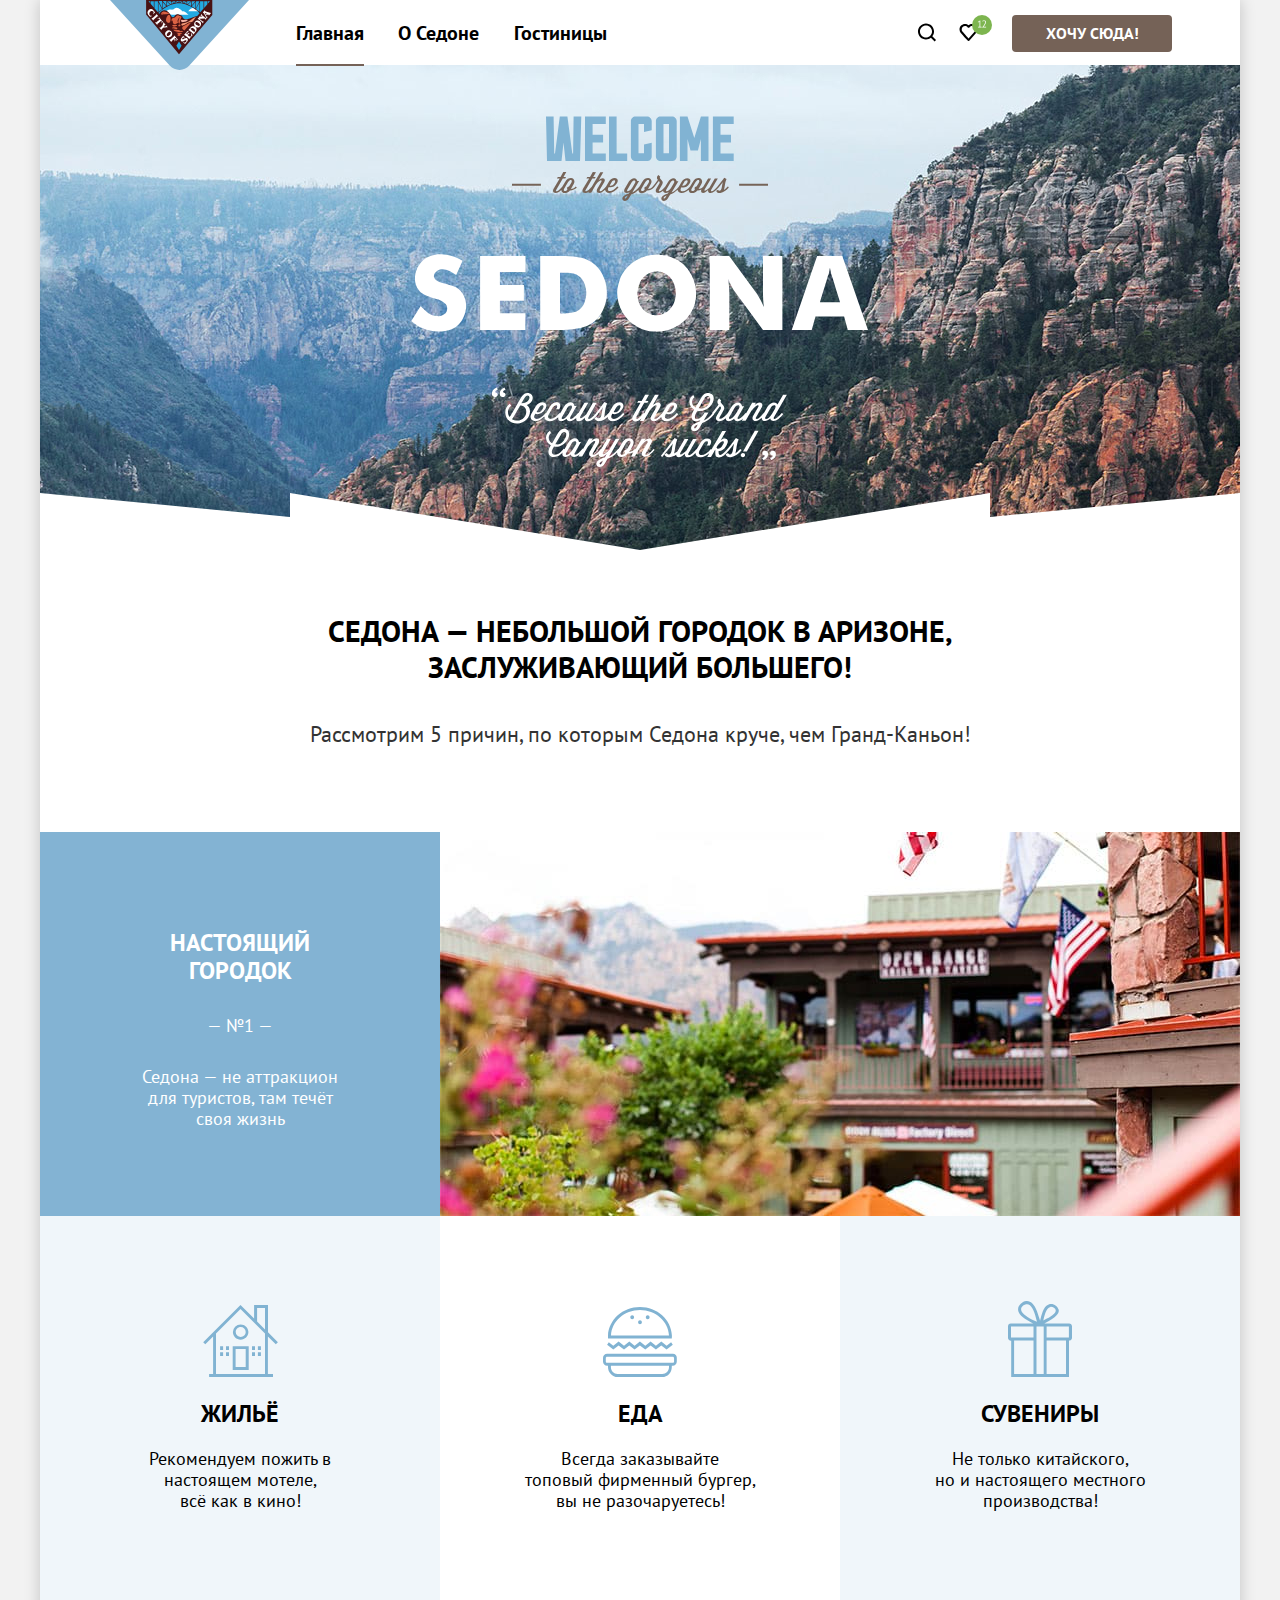
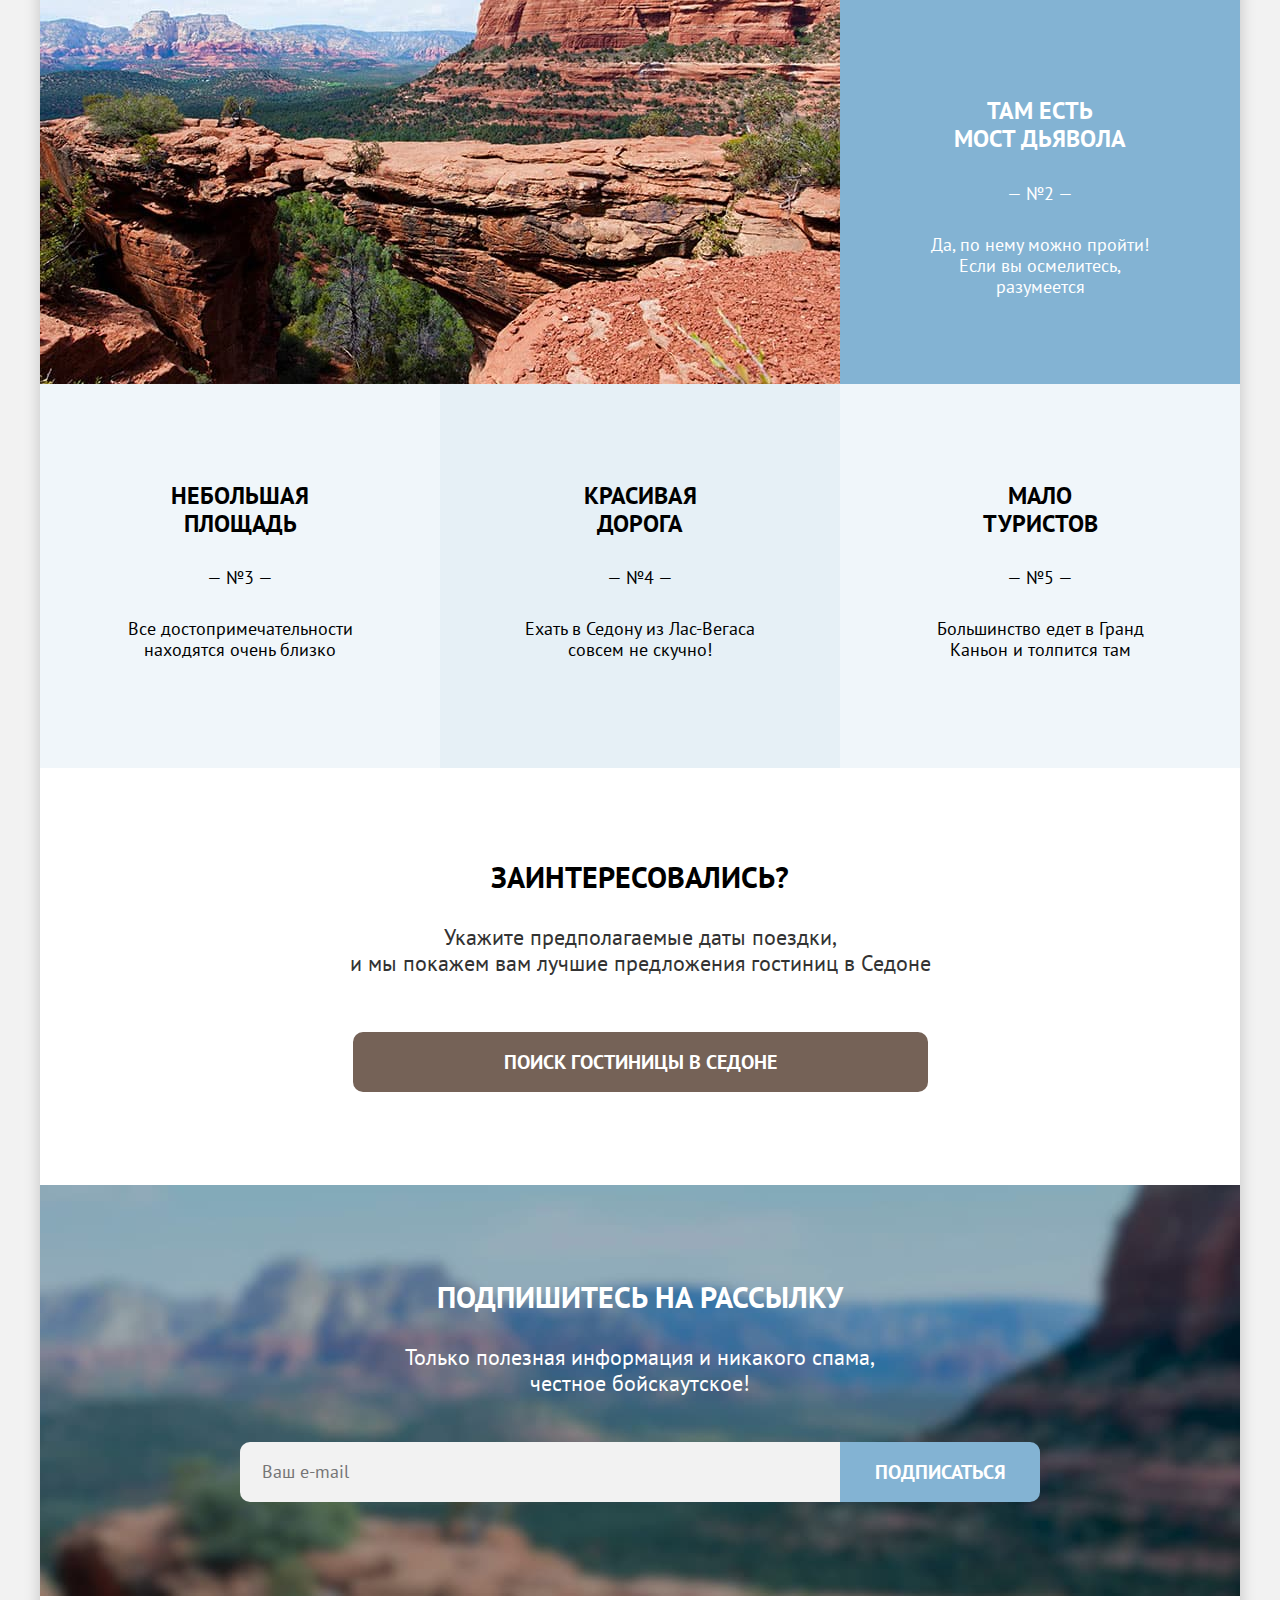
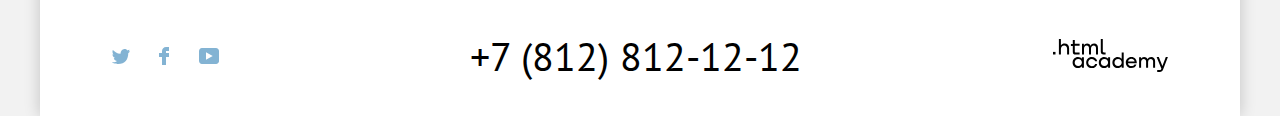
<file: index.html>
<!DOCTYPE html>
<html lang="ru">

<head>
  <meta charset="utf-8">
  <title>Седона</title>
  <link
  rel="icon"
  type="image/png"
  sizes="32x32"
  href="images/favicon.png"
  >
  <link
  rel="stylesheet"
  href="styles/styles.css"
  >
</head>

<body>
 <div class="page-container">
  <header class="page-header">
    <nav class="navigation">
      <a
      class="navigation-logo"
      href="index.html"
      >
        <img
        class="navigation-logo-img"
        src="images/logo.svg"
        width="139"
        height="70"
        alt="Логотип Седона."
        >
      </a>
      <div class="nav-menu">
      <ul class="navigation-list">
        <li class="navigation-item navigation-item-active">
          <a
          class="navigation-link"
          href="index.html"
          >Главная</a>
        </li>
        <li class="navigation-item">
          <a
          class="navigation-link"
          href="about.html"
          >О Седоне</a>
        </li>
        <li class="navigation-item">
          <a
          class="navigation-link"
          href="catalog.html"
          >Гостиницы</a>
        </li>
      </ul>
      <ul class="navigation-user">
        <li class="navigation-item">
          <a
          class="navigation-link"
          href="#"
          >
            <span class="visually-hidden">
              Поиск
            </span>
            <span class="search">
            </span>
          </a>
        </li>
        <li class="navigation-item">
          <a
          class="navigation-link"
          href="#"
          >
            <span class="visually-hidden">
              Избранное
            </span>
            <span class="favorites">
            </span>
          </a>
        </li>
        <li class="navigation-item">
          <button
          class="navigation-button"
          type="button"
          >Хочу сюда!</button>
        </li>
      </ul>
    </div>
    </nav>
  </header>

  <main class="main-index main-container">
   <div class="welcome">
    <img
    class="logo"
    src="images/welcome.svg"
    width="458"
    height="352"
    alt="Добро пожаловать в Седону."
    >
   </div>
    <section class="slogan">
     <h1 class="slogan-title">Седона — небольшой городок в Аризоне, заслуживающий большего!</h1>
     <p class="advantages-introduction">Рассмотрим 5 причин, по которым Седона круче, чем Гранд-Каньон!</p>
    </section>
    <section class="advantages">
      <h2 class="visually-hidden">Преимущества</h2>
      <ul class="advantages-list">
        <li class="advantages-item bg-cold-light">
          <h3 class="advantages-title advantages-title-cold-light">Настоящий городок</h3>
          <p class="advantages-number">— №1 —</p>
          <p class="advantages-description-cold-light">Седона — не аттракцион для туристов, там течёт своя жизнь</p>
        </li>
        <li class="advantages-item advantages-span-2">
          <h3 class="visually-hidden">Фото городка</h3>
          <img
          class="advantages-photo"
          src="images/advantages/photo-1.jpg"
          width="800"
          height="384"
          alt="Фото городка."
          >
        </li>
        <li class="advantages-item bg-cold-light-012 advantages-item-icon">
          <img
          class="advantages-icon-house"
          src="images/advantages/icon-1.svg"
          width="75"
          height="72"
          alt="Иконка жилья."
          >
          <h3 class="advantages-title advantages-title-icon">Жильё</h3>
          <p class="advantages-description-icon">Рекомендуем пожить в настоящем мотеле, <br> всё как в кино!</p>
        </li>
        <li class="advantages-item advantages-item-icon">
          <img
          class="advantages-icon-food"
          src="images/advantages/icon-2.svg"
          width="74"
          height="70"
          alt="Иконка еды."
          >
          <h3 class="advantages-title advantages-title-icon">Еда</h3>
          <p class="advantages-description-icon">Всегда заказывайте <br> топовый фирменный бургер, вы не разочаруетесь!</p>
        </li>
        <li class="advantages-item bg-cold-light-012 advantages-item-icon">
          <img
          class="advantages-icon-souvenirs"
          src="images/advantages/icon-3.svg"
          width="64"
          height="76"
          alt="Иконка сувениров."
          >
          <h3 class="advantages-title advantages-title-icon">Сувениры</h3>
          <p class="advantages-description-icon">Не только китайского, <br> но и настоящего местного производства!</p>
        </li>
        <li class="advantages-item advantages-span-2">
          <h3 class="visually-hidden">Фото моста Дьявола</h3>
          <img
          class="advantages-photo"
          src="images/advantages/photo-2.jpg"
          width="800"
          height="384"
          alt="Фото моста Дьявола."
          >
        </li>
        <li class="advantages-item bg-cold-light">
          <h3 class="advantages-title advantages-title-cold-light">Там есть мост дьявола</h3>
          <p class="advantages-number">— №2 —</p>
          <p class="advantages-description-cold-light">Да, по нему можно пройти! Если вы осмелитесь, разумеется</p>
        </li>
        <li class="advantages-item bg-cold-light-012">
          <h3 class="advantages-title advantages-title-last">Небольшая площадь</h3>
          <p class="advantages-number">— №3 —</p>
          <p class="advantages-description">Все достопримечательности находятся очень близко</p>
        </li>
        <li class="advantages-item bg-cold-light-02">
          <h3 class="advantages-title advantages-title-last">Красивая дорога</h3>
          <p class="advantages-number">— №4 —</p>
          <p class="advantages-description">Ехать в Седону из Лас-Вегаса совсем не скучно!</p>
        </li>
        <li class="advantages-item bg-cold-light-012">
          <h3 class="advantages-title advantages-title-last">Мало туристов</h3>
          <p class="advantages-number">— №5 —</p>
          <p class="advantages-description">Большинство едет в Гранд Каньон и толпится там</p>
        </li>
      </ul>
    </section>

    <section class="interest">
      <h2 class="interest-title">Заинтересовались?</h2>
      <p class="interest-description">Укажите предполагаемые даты поездки, <br> и мы покажем вам лучшие предложения гостиниц
        в Седоне</p>
      <button
      class="interest-button"
      type="button"
      >Поиск гостиницы в седоне</button>
    </section>
    <section class="subscription">
      <h2 class="subscription-title">Подпишитесь на рассылку</h2>
      <p class="subscription-description">Только полезная информация и никакого спама, <br> честное бойскаутское!</p>
      <form
      class="subscription-form"
      action="https://echo.htmlacademy.ru/"
      method="post"
      >
        <p class="subscription-form-p">
          <label
          for="subscription-form-email"
          class="visually-hidden"
          >Ввод e-mail</label>
          <input
          class="subscription-email"
          type="email"
          id="subscription-form-email"
          name="subscription-email"
          placeholder="Ваш e-mail"
          >
          <button
          class="bg-cold-light subscription-button"
          type="submit"
          >Подписаться</button>
      </form>
    </section>
  </main>

  <footer class="page-footer">
    <div class="footer">
    <section class="footer-social">
      <h2 class="visually-hidden">Социальные сети</h2>
      <ul class="footer-social-list">
        <li class="footer-social-item-twitter">
          <a
          class="button"
          href="https://twitter.com/htmlacademy_ru"
          >
          <span class="visually-hidden">Twitter</span>
          <span class="twitter"></span>
          </a>
        </li>
        <li class="footer-social-item-facebook">
          <a
          class="button"
          href="https://www.facebook.com/htmlacademy"
          >
          <span class="visually-hidden">Facebook</span>
          <span class="facebook"></span>
          </a>
        </li>
        <li class="footer-social-item-youtube">
          <a
          class="button"
          href="https://www.youtube.com/user/htmlacademyru"
          >
            <span class="visually-hidden">Youtube</span>
            <span class="youtube"></span>
          </a>
        </li>
      </ul>
    </section>

    <section class="footer-contacts">
      <h2 class="visually-hidden">Контакты</h2>
      <address class="footer-contacts-address">
        <a
        class="footer-contacts-phone"
        href="tel:+78128121212"
        >+7 (812) 812-12-12</a>
      </address>
    </section>

    <section class="footer-htmlacademy">
      <h2 class="visually-hidden">HTML ACADEMY</h2>
      <a
      class="htmlacademy-link"
      href="https://htmlacademy.ru"
      >
      <span class="htmlacademy"></span>
      </a>
    </section>
  </div>
  </footer>

   <!--Чтобы попап отображался необходимо добавить класс modal-page-active, это видимо будет делать JS-->
  <section class="modal-page">
    <div class="modal-box">
      <div class="modal-container">
        <div class="modal-header">
          <h2 class="modal-title">Поиск гостиницы в Седоне</h2>
          <button
          class="button close-modal"
          aria-label="Закрыть окно."
          >
            <svg
            width="13"
            height="13"
            viewBox="0 0 13 13"
            fill="none"
            xmlns="http://www.w3.org/2000/svg"
            >
              <path
              d="M13 1.2L11.8 0L6.5 5.3L1.2 0L0 1.2L5.3 6.5L0 11.8L1.2 13L6.5 7.7L11.8 13L13 11.8L7.7 6.5L13 1.2Z"
              fill="black"
              ></path>
            </svg>
          </button>
        </div>
        <form
        class="modal-form"
        action="https://echo.htmlacademy.ru/"
        method="post"
        >
          <label
          class="arrival-date"
          for="arrival-date"
          >Дата заезда:</label>
            <div class="input-box">
              <input
              class="input-arrival-date"
              id="arrival-date"
              type="text"
              value=""
              placeholder="Введите дату"
              >
              <button
              class="button input-calendar-arrival"
              aria-label="Открыть календарь для выбора даты."
              type="button"
              ></button>
              <!--Здесь видимо JS потом будет добавлять класс error-notification-active, когда будут выбирать дату прошлого-->
              <span class="error-notification">Мы не можем отправить вас в прошлое.</span>
            </div>
          <label
          class="departure-date"
          for="departure-date"
          >Дата выезда:</label>
            <div class="input-box">
              <input
              class="input-departure-date"
              id="departure-date"
              type="text"
              placeholder="Введите дату"
              >
              <button
              class="button input-calendar-departure"
              aria-label="Открыть календарь для выбора даты."
              type="button"
              ></button>
              <!--Здесь видимо JS потом будет добавлять класс positive-notification-active, когда на указанные даты есть свободные времена-->
              <span class="positive-notification">На эти даты есть свободные номера. Пока есть.</span>
            </div>
          <label
          class="adults-label"
          for="adults-number"
          >Взрослые:</label>
            <div class="adults-box">
              <button
              class="button minus-button"
              type="button"
              aria-label="Уменьшить количество взрослых."
              >
                <svg
                class="minus-svg"
                width="13"
                height="1"
                viewBox="0 0 13 1"
                fill="currentColor"
                xmlns="http://www.w3.org/2000/svg"
                >
                  <path
                  d="M0 0L0 1L13 1V0L0 0Z"
                  fill="currentColor"
                  ></path>
                </svg>
              </button>
              <input
              class="adults-number"
              id="adults-number"
              type="number"
              value="2"
              step="1"
              min="1"
              max="4"
              >
              <button
              class="button plus-button"
              type="button"
              aria-label="Увеличить количество взрослых."
              >
                <svg
                width="13"
                height="13"
                viewBox="0 0 13 13"
                fill="currentColor"
                xmlns="http://www.w3.org/2000/svg"
                >
                  <g>
                    <path
                    d="M13 6H7V0H6V6H0V7H6V13H7V7H13V6Z"
                    fill="currentColor"
                    ></path>
                  </g>
               </svg>
              </button>
            </div>
          <label
          class="children-label"
          for="children-number"
          >Дети:
            <button
            class="button info-children"
            id="children-number"
            type="button"
            >
              <svg
              width="1"
              height="9"
              viewBox="0 0 1 9"
              fill="white"
              xmlns="http://www.w3.org/2000/svg"
              >
                <g clip-path="url(#clip0_18711_289)">
                  <path
                  d="M0 9H1L1 3H0L0 9Z"
                  fill="white"
                  ></path>
                  <path
                  d="M1 0H0V1H1V0Z"
                  fill="white"
                  ></path>
                </g>
                <defs>
                  <clipPath id="clip0_18711_289">
                    <rect
                    width="1"
                    height="9"
                    fill="currentColor"
                    ></rect>
                  </clipPath>
                </defs>
              </svg>
            <span class="notification-children">Укажите количество детей, которые будут с вами, возраст которых от 6 до 18 лет. Дети<br>до 6 лет размещаются бесплатно.</span>
            </button>
          </label>
          <div class="children-box">
            <button
            class="button minus-button"
            type="button"
            >
              <svg
              width="13"
              height="1"
              viewBox="0 0 13 1"
              fill="currentColor"
              xmlns="http://www.w3.org/2000/svg"
              >
                <path
                d="M0 0L0 1L13 1V0L0 0Z"
                fill="currentColor"
                ></path>
              </svg>
            </button>
            <input
            class="children-number"
            type="number"
            value="1"
            step="1"
            min="0"
            max="4"
            >
            <button
            class="button plus-button"
            type="button"
            >
              <svg
              width="13"
              height="13"
              viewBox="0 0 13 13"
              fill="currentColor"
              xmlns="http://www.w3.org/2000/svg"
              >
                <g>
                  <path
                  d="M13 6H7V0H6V6H0V7H6V13H7V7H13V6Z"
                  fill="currentColor"
                  ></path>
                </g>
              </svg>
            </button>
          </div>
        <button
        class="button button-modal-form"
        type="submit"
        >Найти</button>
      </form>
    </div>
    </div>
  </section>
</div>
</body>
</html>
</file>
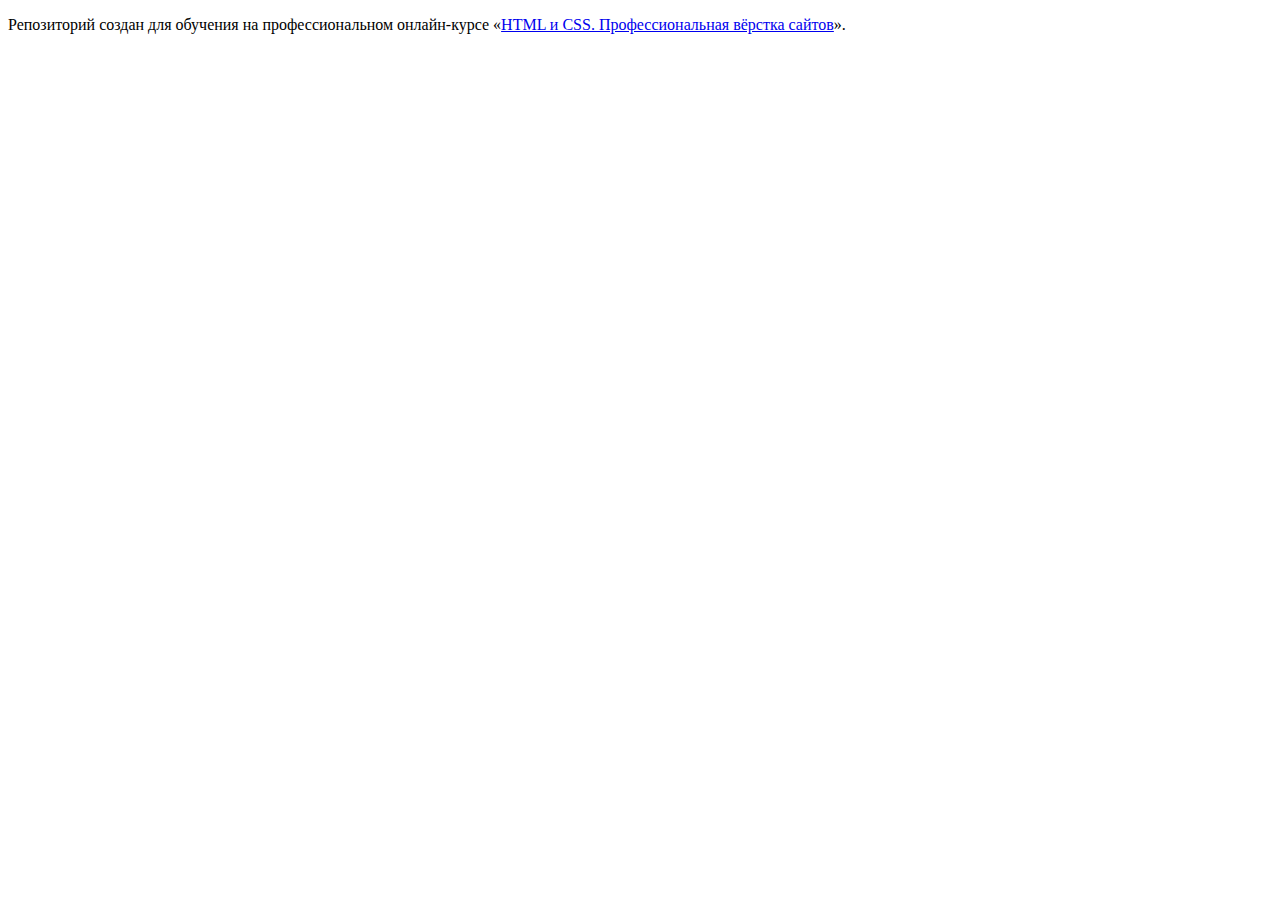
<file: 1/index.html>
<!DOCTYPE html>
<html lang="ru">
  <head>
    <meta charset="utf-8">
    <title>HTML Academy: Седона</title>
    <base href="https://htmlacademy-htmlcss.github.io/1948155-sedona-33/1/">
</head>
  <body>

    <p>Репозиторий создан для обучения на профессиональном онлайн‑курсе «<a href="https://htmlacademy.ru/intensive/htmlcss">HTML и CSS. Профессиональная вёрстка сайтов</a>».</p>

  </body>
</html>
</file>
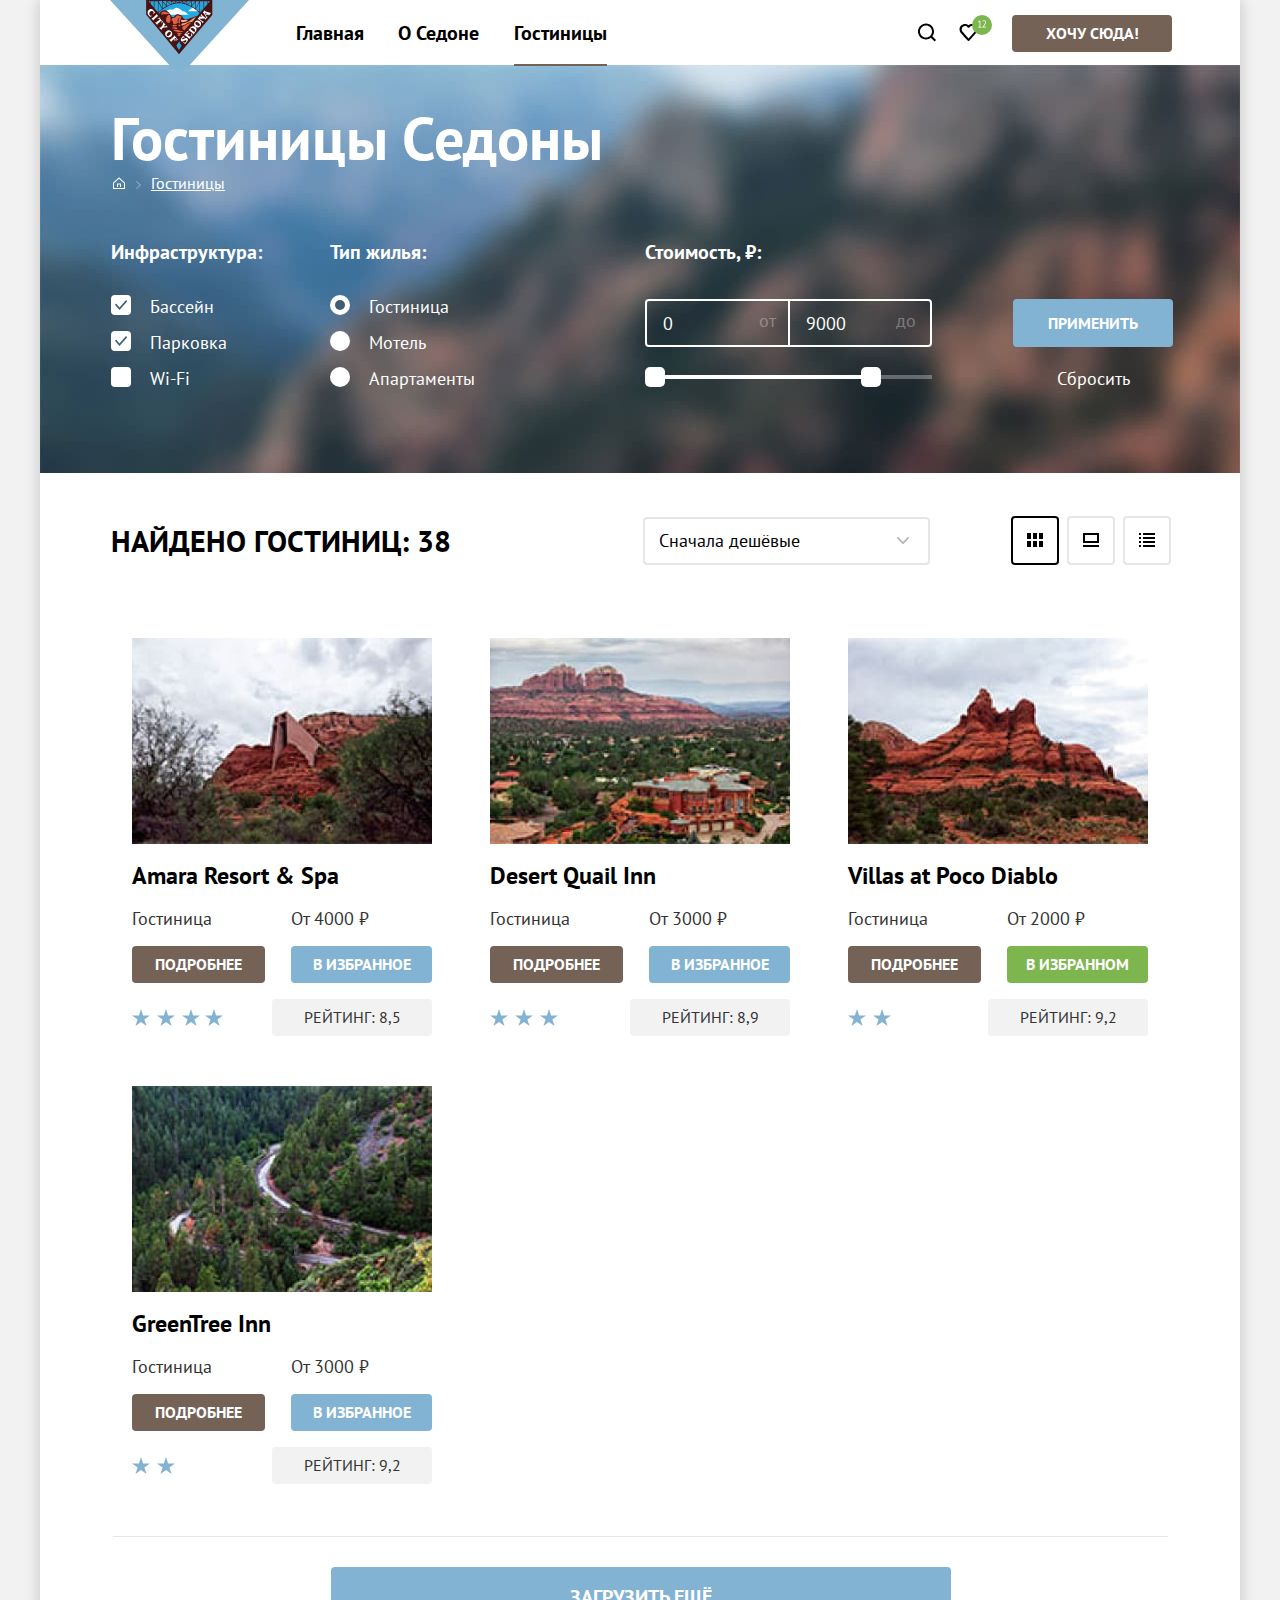
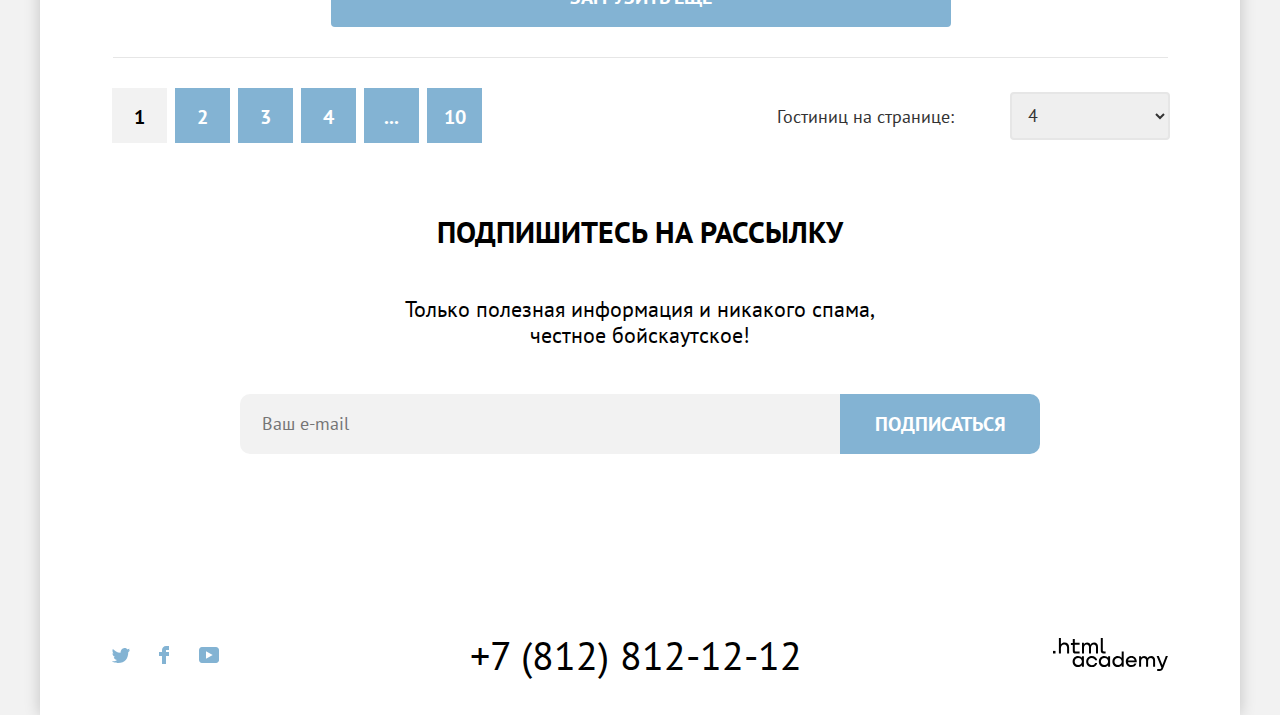
<file: catalog.html>
<!DOCTYPE html>
<html lang="ru">

<head>
  <meta charset="utf-8">
  <title>Седона</title>
  <link
  rel="icon"
  type="image/png"
  sizes="32x32"
  href="images/favicon.png"
  >
  <link
  rel="stylesheet"
  href="styles/styles.css"
  >
</head>

<body>
  <div class="page-container">
    <header class="page-header">
      <nav class="navigation">
        <a
        class="navigation-logo"
        href="index.html"
        >
          <img
          class="navigation-logo-img"
          src="images/logo.svg"
          width="139"
          height="70"
          alt="Логотип Седона."
          >
        </a>
        <div class="nav-menu">
        <ul class="navigation-list">
          <li class="navigation-item">
            <a
            class="navigation-link"
            href="index.html"
            >Главная</a>
          </li>
          <li class="navigation-item">
            <a
            class="navigation-link"
            href="about.html"
            >О Седоне</a>
          </li>
          <li class="navigation-item navigation-item-active">
            <a
            class="navigation-link"
            href="catalog.html"
            >Гостиницы</a>
          </li>
        </ul>
        <ul class="navigation-user">
          <li class="navigation-item">
            <a
            class="navigation-link"
            href="#"
            >
              <span class="visually-hidden">
                Поиск
              </span>
              <span class="search">
              </span>
            </a>
          </li>
          <li class="navigation-item">
            <a
            class="navigation-link"
            href="#"
            >
              <span class="visually-hidden">
                Избранное
              </span>
              <span class="favorites">
              </span>
            </a>
          </li>
          <li class="navigation-item">
            <button
            class="navigation-button"
            type="button"
            >Хочу сюда!</button>
          </li>
        </ul>
      </div>
      </nav>
    </header>

  <main class="main-inner main-container">
    <section class="catalog-sorting">
      <h1 class="catalog-sorting-title">Гостиницы Седоны</h1>
      <ul class="breadcrumbs">
        <li class="breadcrumbs-item-home">
          <a
          class="breadcrumbs-link"
          href="index.html"
          aria-label="Главная"
          ><img
          class="breadcrumbs-icon"
          src="images/catalog/home-1.svg"
          width="12"
          height="12"
          alt="Иконка главной."
          ></a>
        </li>
        <li class="breadcrumbs-item-arrow">
        <img
          class="breadcrumbs-icon"
          src="images/catalog/nav-link.svg"
          width="5"
          height="8"
          alt="Иконка главной."
          >
        </li>
        <li class="breadcrumbs-item-catalog">
          <a
          class="breadcrumbs-link"
          href="#"
          >Гостиницы</a>
        </li>
      </ul>
      <div class="catalog-filter-div">
      <h2 class="visually-hidden">Список гостиниц с фильтрами</h2>
      <form
      class="catalog-filter"
      action="https://echo.htmlacademy.ru/"
      method="get"
      >
        <fieldset class="catalog-filter-group infrastructure">
          <legend class="catalog-filter-title">Инфраструктура:</legend>
          <ul class="catalog-filter-list">
            <li class="catalog-filter-item">
              <label class="control">
                <input
                class="control_input visually-hidden"
                type="checkbox"
                name="swimming pool"
                checked
                >
                <span class="checkbox"></span>
                Бассейн
              </label>
            </li>
            <li class="catalog-filter-item">
              <label class="control">
                <input
                class="control_input visually-hidden"
                type="checkbox"
                name="parking"
                checked
                >
                <span class="checkbox"></span>
                Парковка
              </label>
            </li>
            <li class="catalog-filter-item">
              <label class="control">
                <input
                class="control_input visually-hidden"
                type="checkbox"
                name="wi-fi"
                >
                <span class="checkbox"></span>
                Wi-Fi
              </label>
            </li>
          </ul>
        </fieldset>

        <fieldset class="catalog-filter-group type-of-housing">
          <legend class="catalog-filter-title">Тип жилья:</legend>
          <ul class="catalog-filter-list">
            <li class="catalog-filter-item">
              <label class="control">
                <input
                class="control_input visually-hidden"
                type="radio"
                name="type-of-housing"
                value="hotel"
                checked
                >
                <span class="radio"></span>
                Гостиница
              </label>
            </li>
            <li class="catalog-filter-item">
              <label class="control">
                <input
                class="control_input visually-hidden"
                type="radio"
                name="type-of-housing"
                value="motel"
                >
                <span class="radio"></span>
                Мотель
              </label>
            </li>
            <li class="catalog-filter-item">
              <label class="control">
                <input
                class="control_input visually-hidden"
                type="radio"
                name="type-of-housing"
                value="apartments"
                >
                <span class="radio"></span>
                Апартаменты
              </label>
            </li>
          </ul>
        </fieldset>
        <fieldset class="catalog-filter-group price">
          <legend class="catalog-filter-title">Стоимость, ₽:</legend>
          <div class="range-value-box">
            <div class="value-min-box">
             <label
             class="visually-hidden"
             for="min-price"
             >Введите минимальную стоимость.</label>
             <input
             class="range-value-min"
             id="min-price"
             type="number"
             value="0"
             >
             <span
             class="value-min"
             >от</span>
           </div>
           <label
           class="visually-hidden"
           for="max-price"
           >Введите максимальную стоимость.</label>
           <div class="value-max-box">
             <input
             class="range-value-max"
             id="max-price"
             type="number"
             value="9000"
             >
             <span class="value-max">до</span>
           </div>
          </div>
          <div class="range">
          <div class="range-bar">
            <button class="range-toggle toggle-min">
              <span class="visually-hidden">Изменить минимальную цену.</span>
            </button>
            <button class="range-toggle toggle-max">
              <span class="visually-hidden">Изменить максимальную цену.</span>
            </button>
          </div>
          </div>
        </fieldset>

       <div class="filter-buttons">
        <button
        class="filter-button bg-cold-light"
        type="submit"
        >Применить</button>
        <button
        class="reset-filter-button"
        type="reset"
        >Сбросить</button>
      </div>
      </form>
    </div>
    </section>

    <section class="sorting">
      <h2 class="visually-hidden">Сортировка результата поиска</h2>
      <p class="found-hotels">Найдено гостиниц:
        <span class="amount found">38
        </span>
      </p>
      <select class="select-control" aria-label="Сортировка">
        <option class="select-option" value="popular">Сначала дешёвые</option>
        <option class="select-option" value="cheap">Сначала популярные</option>
        <option class="select-option" value="expensive">Сначала дорогие</option>
      </select>

      <a
      href="#"
      class="button-catalog-display button-this-border"
      >
        <img
        class="catalog-display"
        src="images/catalog/mode-tile.svg"
        width="16"
        height="14"
        alt="Иконка карточек."
        >
        <span class="visually-hidden">Показать карточки</span>
      </a>
      <a
      class="button-catalog-display"
      href="#"
      >
        <img
        class="catalog-display"
        src="images/catalog/mode-slideshow.svg"
        width="16"
        height="14"
        alt="Иконка слайдшоу."
        >
        <span class="visually-hidden">Показать слайды</span>
      </a>
      <a
      class="button-catalog-display"
      href="#"
      >
        <img
        class="catalog-display"
        src="images/catalog/mode-list.svg"
        width="16"
        height="14"
        alt="Иконка списка."
        >
        <span class="visually-hidden">Показать списки</span>
      </a>
    </section>

    <section class="catalog-hotels-list">
      <ul class="hotels-list">
        <li class="hotel-card">
          <a
          class="hotel-card-link-photo"
          href="hotels.html"
          >
            <img
            class="hotel-card-image"
            src="images/catalog/hotel-1.jpg"
            width="300"
            height="206"
            alt="Фото отеля Amara Resort & Spa."
            ></a>
            <a
          class="hotel-card-link-title"
          href="#"
          ><h3 class="hotel-card-title">Amara Resort & Spa</h3>
          </a>
          <span class="hotel-card-type">Гостиница</span>
          <p class="hotel-card-space"></p>
          <span class="hotel-card-price">От 4000 ₽</span>
          <a
          class="hotel-card-more button"
          href="#"
          >Подробнее</a>
          <p></p>
          <button
          class="hotel-card-in-favorites bg-cold-light"
          type="button"
          >В избранное</button>
          <img
          class="stars-of-rating"
          src="images/catalog/four-stars.svg"
          width="91"
          height="17"
          alt="Рейтинг отеля."
          >
          <span class="hotel-rating">Рейтинг: 8,5</span>
        </li>
        <li class="hotel-card">
          <a
          class="hotel-card-link-photo"
          href="hotels.html"
          >
            <img
            class="hotel-card-image"
            src="images/catalog/hotel-2.jpg"
            width="300"
            height="206"
            alt="Фото отеля Desert Quail Inn."
            ></a>
            <a
            class="hotel-card-link-title"
            href="#">
            <h3 class="hotel-card-title">Desert Quail Inn</h3>
          </a>
          <span class="hotel-card-type">Гостиница</span>
          <p class="hotel-card-space"></p>
          <span class="hotel-card-price">От 3000 ₽</span>
          <a
          class="hotel-card-more button"
          href="#"
          >Подробнее</a>
          <p></p>
          <button
          class="hotel-card-in-favorites bg-cold-light"
          type="button"
          >В избранное</button>
          <img
          class="stars-of-rating"
          src="images/catalog/three-stars.svg"
          width="68"
          height="17"
          alt="Рейтинг отеля."
          >
          <span class="hotel-rating">Рейтинг: 8,9</span>
        </li>
        <li class="hotel-card">
          <a
          class="hotel-card-link-photo"
          href="hotels.html"
          >
            <img
            class="hotel-card-image"
            src="images/catalog/hotel-3.jpg"
            width="300"
            height="206"
            alt="Фото отеля Villas at Poco Diablo."
            ></a>
            <a
            class="hotel-card-link-title"
            href="#">
            <h3 class="hotel-card-title">Villas at Poco Diablo</h3>
          </a>
          <span class="hotel-card-type">Гостиница</span>
          <p class="hotel-card-space"></p>
          <span class="hotel-card-price">От 2000 ₽</span>
          <a
          class="hotel-card-more button"
          href="#"
          >Подробнее</a>
          <p></p>
          <button
          class="hotel-card-in-favorites bg-green"
          type="button"
          >В избранном</button>
          <img
          class="stars-of-rating"
          src="images/catalog/two-stars.svg"
          width="43"
          height="17"
          alt="Рейтинг отеля."
          >
          <span class="hotel-rating">Рейтинг: 9,2</span>
        </li>
        <li class="hotel-card">
          <a
          class="hotel-card-link-photo"
          href="hotels.html"
          >
            <img
            class="hotel-card-image"
            src="images/catalog/hotel-4.jpg"
            width="300"
            height="206"
            alt="Фото отеля GreenTree Inn."
            ></a>
            <a
            class="hotel-card-link-title"
            href="#">
            <h3 class="hotel-card-title">GreenTree Inn</h3>
          </a>
          <span class="hotel-card-type">Гостиница</span>
          <p class="hotel-card-space"></p>
          <span class="hotel-card-price">От 3000 ₽</span>
          <a
          class="hotel-card-more button"
          href="#"
          >Подробнее</a>
          <p></p>
          <button
          class="hotel-card-in-favorites bg-cold-light"
          type="button"
          >В избранное</button>
          <img
          class="stars-of-rating"
          src="images/catalog/two-stars.svg"
          width="43"
          height="17"
          alt="Рейтинг отеля."
          >
          <span class="hotel-rating">Рейтинг: 9,2</span>
        </li>
      </ul>
    </section>
    <div class="pagination-more">
    <button
      class="bg-cold-light pagination-more-button"
      type="button"
      >Загрузить ещё</button>
    </div>
    <div class="pagination-all">
      <ul class="pagination">
        <li class="pagination-item">
          <a
          class="pagination-link pagination-current"
          href="#"
          >1</a>
        </li>
        <li class="pagination-item">
          <a
          class="pagination-link bg-cold-light"
          href="#"
          >2</a>
        </li>
        <li class="pagination-item">
          <a
          class="pagination-link bg-cold-light"
          href="#"
          >3</a>
        </li>
        <li class="pagination-item">
          <a
          class="pagination-link bg-cold-light"
          href="#"
          >4</a>
        </li>
        <li class="pagination-item">
          <a
          class="pagination-link bg-cold-light"
          href="#"
          >...
            <span class="visually-hidden">Следующие номера страниц</span>
          </a>
        </li>
        <li class="pagination-item">
          <a
          class="pagination-link bg-cold-light"
          href="#"
          >10</a>
        </li>
      </ul>
      <label class="hotel-on-page">Гостиниц на странице:
        <select
        class="select-number"
        name="number-per-page"
        aria-label="Количество результатов на странице"
        >
          <option value="4">4</option>
          <option value="10">10</option>
          <option value="20">20</option>
        </select>
      </label>
    </div>


    <section class="subscription bg-none">
      <h2 class="subscription-title bg-none-title">Подпишитесь на рассылку</h2>
      <p class="subscription-description">Только полезная информация и никакого спама, <br> честное бойскаутское!</p>
      <form
      class="subscription-form"
      action="https://echo.htmlacademy.ru/"
      method="post"
      >
        <p class="subscription-form-p bg-none-form">
          <label
          for="subscription-form-email"
          class="visually-hidden"
          >Ввод e-mail</label>
          <input
          class="subscription-email"
          type="email"
          id="subscription-form-email"
          name="subscription-email"
          placeholder="Ваш e-mail"
          >
          <button
          class="bg-cold-light subscription-button"
          type="submit"
          >Подписаться</button>
      </form>
    </section>
  </main>

  <footer class="page-footer">
    <div class="footer">
    <section class="footer-social">
      <h2 class="visually-hidden">Социальные сети</h2>
      <ul class="footer-social-list">
        <li class="footer-social-item-twitter">
          <a
          class="button"
          href="https://twitter.com/htmlacademy_ru"
          >
          <span class="visually-hidden">Twitter</span>
          <span class="twitter"></span>
          </a>
        </li>
        <li class="footer-social-item-facebook">
          <a
          class="button"
          href="https://www.facebook.com/htmlacademy"
          >
          <span class="visually-hidden">Facebook</span>
          <span class="facebook"></span>
          </a>
        </li>
        <li class="footer-social-item-youtube">
          <a
          class="button"
          href="https://www.youtube.com/user/htmlacademyru"
          >
            <span class="visually-hidden">Youtube</span>
            <span class="youtube"></span>
          </a>
        </li>
      </ul>
    </section>

    <section class="footer-contacts">
      <h2 class="visually-hidden">Контакты</h2>
      <address class="footer-contacts-address">
        <a
        class="footer-contacts-phone"
        href="tel:+78128121212"
        >+7 (812) 812-12-12</a>
      </address>
    </section>

    <section class="footer-htmlacademy">
      <h2 class="visually-hidden">HTML ACADEMY</h2>
      <a
      class="htmlacademy-link"
      href="https://htmlacademy.ru"
      >
      <span class="htmlacademy"></span>
      </a>
    </section>
  </div>
  </footer>
 </div>
</body>
</html>
</file>
<file: styles/styles.css>
@font-face {
  font-family: "PT Sans";
  font-style: normal;
  font-weight: 400;
  src: url("../fonts/ptsans-400.woff2") format("woff2");
  font-display: swap;
}

@font-face {
  font-family: "PT Sans";
  font-style: normal;
  font-weight: 700;
  src: url("../fonts/ptsans-700.woff2") format("woff2");
  font-display: swap;
}

html {
  height: 100%;
}

body {
  font-family: "PT Sans", sans-serif;
  font-size: 18px;
  line-height: 21px;
  color: #000000;
  background-color: #F2F2F2;
  padding: 0;
  margin: 0;
  display: flex;
  flex-direction: column;
  min-height: 100%;
}

.page-container {
  margin: 0 auto;
  width:1200px;
  box-shadow: 0px 0px 15px rgba(0, 0, 0, 0.2);
}

.visually-hidden {
  position: absolute;
  width: 1px;
  height: 1px;
  margin: -1px;
  padding: 0;
  border: 0;
  clip: rect(0 0 0 0);
  overflow: hidden;
}

.navigation-list,
.navigation-user,
.pagination-more-button,
.interest-button,
.footer-social-list,
.footer-social-item-twitter,
.footer-social-item-facebook,
.footer-social-item-youtube,
.subscription-button,
.breadcrumbs,
.catalog-filter,
.catalog-filter-list,
.catalog-filter-group,
.catalog-filter-title,
.pagination-all,
.advantages-list,
.subscription-form-p,
.subscription-email,
.advantages-title-last,
.advantages,
.catalog-sorting-title,
.advantages-description-cold-light,
.advantages-number,
.advantages-description,
.footer-contacts,
.hotel-card-type,
.hotel-card-link-photo {
  margin: 0;
  padding: 0;
}

.hotel-card-title,
.catalog-sorting-title {
  margin-block-start: 0;
  margin-block-end: 0;
}

/* Header */

.page-header {
  font-family: "PT Sans", sans-serif;
  color: #000000;
  background-color: #ffffff;
  width: 1200px;
  max-height: 65px;
  margin: 0 auto;
  padding: 0;
  display: flex;
}

.navigation {
  display: flex;
  margin: 0 auto;
  width: 1060px;
}

.navigation-logo {
  display: block;
  margin-right: 30px;
}

.nav-menu {
  display: flex;
  justify-content: space-between;
  width: 891px;
}

.navigation-list {
  display: flex;
  justify-content: space-around;
  width: 345px;
  min-height: 66px;
  border: 0;
  list-style-type: none;
  flex-wrap: wrap;
}

.navigation-item {
  margin: auto;
}

.navigation-item-active {
  border-bottom: 2px solid #756257;
  margin-top: 20px;
  padding-bottom: 18px;
}

.navigation-button {
  font-family: "PT Sans", sans-serif;
  font-style: normal;
  font-weight: 700;
  font-size: 16px;
  line-height: 20px;
  text-align: center;
  text-transform: uppercase;
  color: #FFFFFF;
  background: #756257;
  border-radius: 4px;
  width: 160px;
  min-height: 37px;
  margin-left: 20px;
  border: 0px;
}

.navigation-link {
  font-family: "PT Sans", sans-serif;
  font-size: 20px;
  line-height: 26px;
  color: #000000;
  font-style: normal;
  font-weight: 700;
  text-decoration: none;
  text-align: center;
}

.search {
  background-image: url("data:image/svg+xml,%3Csvg width='42' height='66' viewBox='0 0 42 66' fill='none' xmlns='http://www.w3.org/2000/svg'%3E%3Cpath d='M30.0257 40.05L26.3152 36.35C27.318 35.05 28.02 33.35 28.02 31.45C28.02 27.05 24.4098 23.45 19.9973 23.45C15.5848 23.45 11.9746 27.15 11.9746 31.55C11.9746 35.95 15.5848 39.55 19.9973 39.55C21.8024 39.55 23.5072 38.95 24.9112 37.85L28.6217 41.55L30.0257 40.05ZM19.9973 37.55C16.6879 37.55 13.9803 34.85 13.9803 31.55C13.9803 28.25 16.6879 25.55 19.9973 25.55C23.3067 25.55 26.0143 28.25 26.0143 31.55C26.0143 34.85 23.3067 37.55 19.9973 37.55Z' fill='black'/%3E%3C/svg%3E ");
  width: 42px;
  height: 66px;
  background-repeat: no-repeat;
  display: block;
}

.favorites {
  background-image: url("data:image/svg+xml,%3Csvg width='44' height='66' viewBox='0 0 44 66' fill='none' xmlns='http://www.w3.org/2000/svg'%3E%3Cpath d='M20.4438 41C20.143 41 19.8421 40.9 19.6415 40.6C14.2262 34.5 12.9225 33.1 12.6217 32.7C11.9197 31.8 11.5186 30.6 11.5186 29.4C11.5186 26.4 13.9254 24 17.0342 24C18.3379 24 19.5413 24.5 20.5441 25.3C21.5469 24.5 22.8506 24 24.054 24C27.0625 24 29.5696 26.4 29.5696 29.4C29.5696 30.7 29.0682 31.9 28.266 32.8L21.2461 40.7C21.0455 40.9 20.8449 41 20.4438 41ZM14.4268 31.5C14.7276 31.9 17.9367 35.5 20.5441 38.4L26.7617 31.4C27.2631 30.9 27.4637 30.2 27.4637 29.4C27.4637 27.6 25.9594 26.1 24.1543 26.1C23.1515 26.1 22.1486 26.6 21.4467 27.4C21.1458 27.7 20.845 27.8 20.5441 27.8C20.2432 27.8 19.9424 27.6 19.7418 27.4C19.0398 26.6 18.037 26.1 17.0342 26.1C15.2291 26.1 13.7248 27.6 13.7248 29.4C13.6245 30.3 14.0257 31 14.4268 31.5C14.3265 31.5 14.3265 31.5 14.4268 31.5Z' fill='black'/%3E%3Crect x='24' y='15' width='20' height='20' rx='10' fill='%237DB54F'/%3E%3Cpath d='M30.1309 26.76H31.5309V21.92L31.6309 21.33L31.2309 21.8L30.1309 22.59L29.7509 22.08L31.9509 20.38H32.3109V26.76H33.6809V27.5H30.1309V26.76ZM37.9601 22.09C37.9601 22.4433 37.8934 22.8067 37.7601 23.18C37.6334 23.5467 37.4634 23.9167 37.2501 24.29C37.0434 24.6633 36.8101 25.03 36.5501 25.39C36.2901 25.7433 36.0301 26.08 35.7701 26.4L35.2801 26.83V26.87L35.9201 26.76H38.1001V27.5H34.1201V27.21C34.2668 27.0567 34.4434 26.8667 34.6501 26.64C34.8568 26.4133 35.0701 26.1633 35.2901 25.89C35.5168 25.61 35.7368 25.3167 35.9501 25.01C36.1701 24.6967 36.3668 24.38 36.5401 24.06C36.7201 23.74 36.8634 23.4233 36.9701 23.11C37.0768 22.7967 37.1301 22.5 37.1301 22.22C37.1301 21.8933 37.0368 21.6233 36.8501 21.41C36.6634 21.19 36.3801 21.08 36.0001 21.08C35.7468 21.08 35.5001 21.1333 35.2601 21.24C35.0201 21.34 34.8134 21.4567 34.6401 21.59L34.3101 21.02C34.5434 20.82 34.8201 20.6633 35.1401 20.55C35.4601 20.4367 35.8034 20.38 36.1701 20.38C36.4568 20.38 36.7101 20.4233 36.9301 20.51C37.1501 20.59 37.3368 20.7067 37.4901 20.86C37.6434 21.0133 37.7601 21.1967 37.8401 21.41C37.9201 21.6167 37.9601 21.8433 37.9601 22.09Z' fill='white'/%3E%3C/svg%3E ");
  width: 44px;
  height: 66px;
  background-repeat: no-repeat;
  display: block;
}


.navigation-user {
  display: flex;
  justify-content: space-between;
  width: 264px;
  min-height: 66px;
  border: 0;
  list-style-type: none;
}

/* Main index */

.main-index {
  font-family: "PT Sans", sans-serif;
  color: #000000;
  background-color: #ffffff;
}

.main-container {
  flex-grow: 1;
}

/* Welcome block */

.welcome {
  font-family: "PT Sans", sans-serif;
  background: url(../images/divider.svg) bottom center/100% no-repeat, url(../images/index-bg.jpg) top center/cover no-repeat;
  background-repeat: no-repeat;
  text-align: center;
  min-width: 100%;
  max-height: 485px;
}

.logo {
  margin-top: 51px;
  margin-bottom: 82px;
}

/* Slogan block */

.slogan {
  display: flex;
  flex-direction: column;
  justify-content: flex-start;
  margin: 0 auto;
  width: 720px;
  min-height: 282px;
  background-color: #ffffff;
  color: #000000;
}

.slogan-title {
  font-family: "PT Sans", sans-serif;
  font-style: normal;
  font-weight: 700;
  font-size: 30px;
  line-height: 36px;
  text-align: center;
  text-transform: uppercase;
  color: #000000;
  display: block;
  width: 720px;
  max-height: 72px;
  margin: 0 auto;
  margin-top: 63px;
}

/* Main ==> Advantages block */

.advantages-introduction {
  font-family: "PT Sans", sans-serif;
  font-style: normal;
  font-weight: 400;
  font-size: 22px;
  line-height: 36px;
  text-align: center;
  color: #333333;
  display: block;
  width: 720px;
  max-height: 36px;
  margin: 0 auto;
  margin-top: 31px;
  margin-bottom: 80px;
}

.advantages-list {
  font-family: "PT Sans", sans-serif;
  text-align: center;
  display: grid;
  width: 1200px;
  min-height: 1535px;
  grid-template-columns: 400px 400px 400px;
  list-style-type: none;
  gap: 0px;
}

.advantages-item {
  font-family: "PT Sans", sans-serif;
  font-style: normal;
  font-weight: 400;
  font-size: 18px;
  line-height: 21px;
  text-align: center;
  width: 400px;
  height: 384px;
  box-sizing: border-box;
}

.advantages-title {
  font-family: "PT Sans", sans-serif;
  font-style: normal;
  font-weight: 700;
  font-size: 24px;
  line-height: 28px;
  text-align: center;
  text-transform: uppercase;
  color: inherit;
  margin-block-end: 0;
  margin-block-start: 0;
}

.advantages-title-cold-light {
  padding: 0;
  margin-top:97px;
  width: 400px;
  min-height: 56px;
  box-sizing: border-box;
  padding-left: 114px;
  padding-right: 114px;
  margin-bottom: 30px;
}

.advantages-number {
  margin: 0 auto;
  margin-top: 29px;
  width: 250px;
  max-height: 21px;
}

.advantages-description-cold-light {
  font-family: "PT Sans", sans-serif;
  font-style: normal;
  font-weight: 400;
  font-size: 18px;
  line-height: 21px;
  margin: 0 auto;
  margin-top: 30px;
  width: 220px;
  max-height: 63px;
  text-transform: none;
}

.advantages-span-2 {
  grid-column: span 2;
}


.advantages-item-icon {
  display: flex;
  flex-direction: column;
  margin: 0 auto;
}

.advantages-icon-house {
  display: block;
  margin: 0 auto;
  margin-top: 89px;
}

.advantages-icon-food {
  display: block;
  margin: 0 auto;
  margin-top: 91px;
}

.advantages-icon-souvenirs {
  display: block;
  margin: 0 auto;
  margin-top: 85px;
}

.advantages-title-icon {
  margin-top: 23px;
  margin-bottom: 20px;
}

.advantages-description-icon {
  display: block;
  margin: 0 auto;
  width: 250px;
  max-height: 73px;
}

.advantages-title-last {
  margin-top: 98px;
  width: 400px;
  max-height: 56px;
  box-sizing: border-box;
  padding-left: 110px;
  padding-right: 110px;
  margin-bottom: 29px;
}

.advantages-description {
  font-family: "PT Sans", sans-serif;
  font-style: normal;
  font-weight: 400;
  font-size: 18px;
  line-height: 21px;
  text-align: center;
  margin: 0 auto;
  margin-top:30px;
  width: 250px;
  min-height: 42px;
  text-transform: none;
}

/* Main ==> Interest block */

.interest {
  font-family: "PT Sans", sans-serif;
  width: 1200px;
  min-height: 417px;
  text-align: center;
  display: flex;
  flex-direction: column;
  align-items: center;
  justify-content: flex-start;
  padding: 0px;
}

.interest-title {
  font-family: "PT Sans", sans-serif;
  font-style: normal;
  font-weight: 700;
  font-size: 30px;
  line-height: 36px;
  text-transform: uppercase;
  color: #000000;
  display: block;
  width: 720px;
  min-height: 36px;
  margin: 0 auto;
  margin-top: 91px;
  margin-bottom: 29px;
}

.interest-description {
  font-family: "PT Sans", sans-serif;
  font-style: normal;
  font-weight: normal;
  font-size: 22px;
  line-height: 26px;
  color: #333333;
  display: block;
  width: 720px;
  max-height: 52px;
  margin: 0 auto;
  margin-bottom: 56px;
}

.interest-button {
  font-family: "PT Sans", sans-serif;
  background: #756257;
  font-style: normal;
  font-weight: 700;
  font-size: 20px;
  line-height: 36px;
  text-transform: uppercase;
  color: #FFFFFF;
  text-decoration: none;
  border-radius: 10px;
  width: 575px;
  min-height: 60px;
  display: block;
  margin: 0 auto;
  margin-bottom: 93px;
  border: 0;
}

/* Main ==> Subscription block */

.subscription {
  font-family: "PT Sans", sans-serif;
  background-image: url("../images/subscription-bg.jpg");
  background-size: 100% auto;
  background-repeat: no-repeat;
  text-align: center;
  color: #ffffff;
  width: 1200px;
  min-height: 411px;
  display: flex;
  flex-direction: column;
  justify-content: flex-start;
}

.subscription-title {
  font-family: "PT Sans", sans-serif;
  font-style: normal;
  font-weight: bold;
  font-size: 30px;
  line-height: 36px;
  text-transform: uppercase;
  color: #FFFFFF;
  display: block;
  width: 720px;
  min-height: 36px;
  margin: 0 auto;
  margin-top: 94px;
  margin-bottom: 29px;
}

.subscription-description {
  font-family: "PT Sans", sans-serif;
  font-style: normal;
  font-weight: 400;
  font-size: 22px;
  line-height: 26px;
  box-sizing: border-box;
  width: 720px;
  min-height: 52px;
  margin: 0 auto;
  margin-bottom: 46px;
}

.subscription-form-p {
  display: flex;
  justify-content: center;
  box-sizing: border-box;
  margin-bottom: 94px;
  border: 0;
}

.subscription-email {
  width: 600px;
  min-height: 60px;
  box-sizing: border-box;
  font-size: 18px;
  line-height: 26px;
  background: #f2f2f2;
  border-radius: 10px 0px 0px 10px;
  border: 0px;
  padding-left: 22px;
}

.subscription-button {
  font-family: "PT Sans", sans-serif;
  font-style: normal;
  font-weight: 700;
  font-size: 20px;
  line-height: 26px;
  color: #FFFFFF;
  text-transform: uppercase;
  border-radius: 0px 10px 10px 0px;
  border: 0px;
  width: 200px;
  min-height: 60px;
}

/* Footer */

.page-footer {
  width: 1200px;
  min-height: 120px;
  margin: 0 auto;
  padding: 0;
  background: #FFFFFF;
}

.footer {
  display: flex;
  justify-content: space-between;
  flex-wrap: wrap;
  align-items: center;
  width: 1056px;
  min-height: 120px;
  margin: 0 auto;
}

/* Footer ==> footer-social section */

.footer-social-list {
  display: flex;
  flex-wrap: wrap;
  align-items: center;
  max-width: 150px;
  list-style: none;
}

.footer-social-item-twitter {
  display: inline-block;
  margin-right: 29px;
}

.twitter {
  background-image: url("data:image/svg+xml,%3Csvg width='18' height='15' viewBox='0 0 18 15' fill='none' xmlns='http://www.w3.org/2000/svg'%3E%3Cg clip-path='url(%23clip0_33635_67)'%3E%3Cpath d='M11.6 0.200056C13.4 -0.299944 14.8 0.500056 15.4 1.40006C16.1 1.20006 16.8 0.900056 17.5 0.700056C17.5 1.60006 16.9 2.20006 16.6 2.50006C17.3 2.60006 18 1.90006 18 1.90006C17.8 2.90006 16.9 3.70006 16.3 3.90006C16.1 10.7001 13 15.1001 5.7 15.0001C5.1 15.0001 5.8 15.0001 5.2 15.0001C4.8 15.0001 0.8 14.5001 0 13.1001C2.4 13.3001 4.1 12.7001 5 11.9001C4 11.6001 2.1 11.5001 1.8 9.00006C2.2 9.10006 2.4 9.20006 3.1 9.10006C1.8 8.30006 0.4 7.50006 0.5 5.30006C0.8 5.60006 1.6 5.80006 1.9 5.80006C1.1 5.60006 -0.2 2.50006 0.9 0.900056C2.8 2.80006 4.9 4.50006 8.5 4.70006C8.7 2.30006 9.7 0.800056 11.6 0.200056Z' fill='%2383B3D3'/%3E%3C/g%3E%3Cdefs%3E%3CclipPath id='clip0_33635_67'%3E%3Crect width='18' height='15' fill='white'/%3E%3C/clipPath%3E%3C/defs%3E%3C/svg%3E");
  width: 18px;
  height: 15px;
  background-repeat: no-repeat;
  display: block;
}

.footer-social-item-facebook {
  display: inline-block;
  margin-right: 30px;
}

.facebook {
  background-image: url("data:image/svg+xml,%3Csvg width='10' height='18' viewBox='0 0 10 18' fill='none' xmlns='http://www.w3.org/2000/svg'%3E%3Cpath d='M7 0C4.8 0 3 1.8 3 4V6H0V10H3V18H7V10H10V6H7V4H10V0H7Z' fill='%2383B3D3'/%3E%3C/svg%3E");
  width: 10px;
  height: 18px;
  background-repeat: no-repeat;
  display: block;
}

.footer-social-item-youtube {
  display: inline-block;
}

.youtube {
  background-image: url("data:image/svg+xml,%3Csvg width='20' height='16' viewBox='0 0 20 16' fill='none' xmlns='http://www.w3.org/2000/svg'%3E%3Cg clip-path='url(%23clip0_33635_63)'%3E%3Cpath d='M17 0H2.9C1.2 0 0 1.5 0 3.2V12.7C0 14.5 1.2 16 2.9 16H17.2C18.7 16 20.1 14.5 20.1 12.8V3.2C19.9 1.5 18.7 0 17 0ZM7 11.8V4.2L13.7 8L7 11.8Z' fill='%2383B3D3'/%3E%3C/g%3E%3Cdefs%3E%3CclipPath id='clip0_33635_63'%3E%3Crect width='20' height='16' fill='white'/%3E%3C/clipPath%3E%3C/defs%3E%3C/svg%3E%0A");
  width: 20px;
  height: 16px;
  background-repeat: no-repeat;
  display: block;
}

.htmlacademy {
  background-image: url("data:image/svg+xml,%3Csvg width='115' height='34' viewBox='0 0 115 34' fill='none' xmlns='http://www.w3.org/2000/svg'%3E%3Cpath d='M0 12.8999V15.4999H2.5V12.8999H0Z' fill='black'/%3E%3Cpath d='M11.5999 4.5C9.9999 4.5 8.7999 5.2 7.9999 6.2H7.8999V0H5.8999V15.5H7.8999V10.2C7.8999 8.1 9.1999 6.6 11.1999 6.6C12.9999 6.6 14.0999 8 14.0999 9.8V15.5H16.0999V9.4C16.1999 6.4 14.2999 4.5 11.5999 4.5Z' fill='black'/%3E%3Cpath d='M26.5999 4.8001H21.7999V1.1001H19.7999V4.9001H17.8999V6.9001H19.7999V12.9001C19.7999 14.6001 20.7999 15.6001 22.4999 15.6001H26.5999V13.6001H22.8999C22.1999 13.6001 21.7999 13.2001 21.7999 12.5001V6.8001H26.5999V4.8001Z' fill='black'/%3E%3Cpath d='M41.1 4.6001C39.5 4.6001 38.2 5.4001 37.6 6.7001H37.5C36.9 5.5001 35.7 4.6001 34.1 4.6001C32.7 4.6001 31.6 5.4001 31 6.4001H30.9V4.8001H29V15.4001H31V10.0001C31 8.0001 32 6.5001 33.6 6.5001C35.1 6.5001 36 7.5001 36 9.1001V15.4001H38V9.8001C38 7.4001 39.4 6.5001 40.6 6.5001C42.1 6.5001 43 7.5001 43 9.1001V15.4001H45V8.9001C45.1 6.4001 43.6 4.6001 41.1 4.6001Z' fill='black'/%3E%3Cpath d='M47.8 12.7C47.8 14.4 48.8 15.4 50.6 15.4H52.6V13.4H50.9001C50.2001 13.4 49.8 13 49.8 12.3V0H47.8V12.7Z' fill='black'/%3E%3Cpath d='M28.9001 19.6999C28.0001 18.5999 26.7001 17.8999 25.0001 17.8999C21.9001 17.8999 19.6001 20.1999 19.6001 23.4999C19.6001 26.7999 21.9001 29.0999 25.0001 29.0999C26.8001 29.0999 28.0001 28.2999 28.8001 27.1999H28.9001V28.7999H30.9001V18.1999H28.9001V19.6999ZM25.3001 27.0999C23.1001 27.0999 21.7001 25.4999 21.7001 23.4999C21.7001 21.4999 23.1001 19.8999 25.3001 19.8999C27.5001 19.8999 28.9001 21.4999 28.9001 23.4999C28.9001 25.3999 27.5001 27.0999 25.3001 27.0999Z' fill='black'/%3E%3Cpath d='M44.2 21.9999C43.7 19.5999 41.5999 17.8999 38.7999 17.8999C35.3999 17.8999 33.2 20.3999 33.2 23.4999C33.2 26.5999 35.3999 29.0999 38.7999 29.0999C41.5999 29.0999 43.7 27.2999 44.2 24.8999H42.0999C41.6999 26.1999 40.3999 27.1999 38.7999 27.1999C36.5999 27.1999 35.2 25.5999 35.2 23.5999C35.2 21.5999 36.5999 19.9999 38.7999 19.9999C40.3999 19.9999 41.5999 20.9999 42.0999 22.1999H44.2V21.9999Z' fill='black'/%3E%3Cpath d='M55.1 19.6999C54.2 18.5999 52.9001 17.8999 51.2001 17.8999C48.1001 17.8999 45.8 20.1999 45.8 23.4999C45.8 26.7999 48.1001 29.0999 51.2001 29.0999C53.0001 29.0999 54.2 28.2999 55 27.1999H55.1V28.7999H57.1V18.1999H55.1V19.6999ZM51.5 27.0999C49.3 27.0999 47.9001 25.4999 47.9001 23.4999C47.9001 21.4999 49.3 19.8999 51.5 19.8999C53.7 19.8999 55.1 21.4999 55.1 23.4999C55.1 25.3999 53.6 27.0999 51.5 27.0999Z' fill='black'/%3E%3Cpath d='M68.6999 19.7999C67.7999 18.6999 66.4999 17.8999 64.7999 17.8999C61.6999 17.8999 59.3999 20.1999 59.3999 23.4999C59.3999 26.7999 61.5999 29.0999 64.7999 29.0999C66.4999 29.0999 67.7999 28.2999 68.5999 27.2999H68.6999V28.7999H70.6999V13.3999H68.6999V19.7999ZM65.0999 27.0999C62.8999 27.0999 61.4999 25.4999 61.4999 23.4999C61.4999 21.4999 62.8999 19.8999 65.0999 19.8999C67.2999 19.8999 68.6999 21.4999 68.6999 23.4999C68.5999 25.4999 67.1999 27.0999 65.0999 27.0999Z' fill='black'/%3E%3Cpath d='M78.3 17.8999C75 17.8999 72.8 20.3999 72.8 23.4999C72.8 26.4999 74.9 29.0999 78.3 29.0999C80.8 29.0999 82.8 27.7999 83.5 25.4999H81.4C80.9 26.4999 79.8 27.0999 78.4 27.0999C76.5 27.0999 75.1 25.7999 75 24.1999H83.8C84 20.5999 81.8 17.8999 78.3 17.8999ZM78.3 19.7999C80 19.7999 81.3 20.7999 81.6 22.3999H75.1C75.4 20.8999 76.6 19.7999 78.3 19.7999Z' fill='black'/%3E%3Cpath d='M98.2001 17.8999C96.6001 17.8999 95.3001 18.6999 94.6001 19.8999H94.5001C93.9001 18.6999 92.7001 17.8999 91.1001 17.8999C89.7001 17.8999 88.6001 18.5999 88.0001 19.6999V18.1999H86.1001V28.7999H88.1001V23.3999C88.1001 21.3999 89.1001 19.9999 90.7001 19.8999C92.2001 19.8999 93.1001 20.8999 93.1001 22.4999V28.7999H95.1001V23.1999C95.1001 20.7999 96.5001 19.8999 97.7001 19.8999C99.2001 19.8999 100.1 20.8999 100.1 22.4999V28.7999H102.1V22.2999C102.2 19.6999 100.7 17.8999 98.2001 17.8999Z' fill='black'/%3E%3Cpath d='M109.4 27.0001L105.8 18.1001H103.6L108.4 29.7001C108.1 30.6001 107.7 30.9001 106.7 30.9001H104.2V32.9001H106.7C108.5 32.9001 109.5 32.1001 110.2 30.3001L114.9 18.1001H112.8L109.4 27.0001Z' fill='black'/%3E%3C/svg%3E");
  width: 115px;
  height: 34px;
  background-repeat: no-repeat;
  display: block;
}

.htmlacademy-link {
  width: 160px;
  height: 70px;
  align-items: center;
}

/* Footer ==> footer-contacts section */

.footer-contacts a{
  font-family: "PT Sans", sans-serif;
  font-style: normal;
  font-weight: 400;
  font-size: 40px;
  line-height: 40px;
  text-transform: uppercase;
  color: #000000;
  text-decoration: none;
}

.footer-contacts {
  width: 720px;
  max-height: 40px;
  margin-left: 44px;
  margin-right: 44px;
  text-align: center;
  margin: 0;
  display: block;
  align-self: center;
}

.footer-contacts-phone {
  padding: 12px;
}

/* Main-inner */

.main-inner {
  font-family: "PT Sans", sans-serif;
  color: #000000;
  background-color: #ffffff;
}

/* main-inner ==> catalog-sorting section*/

.catalog-sorting {
  font-family: "PT Sans", sans-serif;
  background-image: url("../images/catalog/catalog-bg.jpg");
  background-size: 100% auto;
  background-repeat: no-repeat;
  color: #ffffff;
  min-height: 408px;
}

.catalog-sorting-title {
  font-family: "PT Sans", sans-serif;
  font-style: normal;
  font-weight: bold;
  font-size: 60px;
  line-height: 68px;
  color: #FFFFFF;
  margin-left: 71px;
  box-sizing: border-box;
  display: block;
  padding-top: 39px;
}

.breadcrumbs {
  margin-left: 73px;
  list-style-type: none;
  display: flex;
}

.breadcrumbs-item-home {
  margin-right: 10.91px;
}

.breadcrumbs-item-arrow {
  margin-right: 10px;
}

.breadcrumbs-link {
  font-family: "PT Sans", sans-serif;
  font-style: normal;
  font-weight: 400;
  font-size: 16px;
  line-height: 21px;
  color: #FFFFFF;
}

.catalog-filter {
  display: flex;
  margin-left: 71px;
}

.catalog-filter-group {
  margin-top: 45px;
  margin-bottom: 83px;
  list-style-type: none;
  border: 0;
}

.infrastructure {
  margin-right: 68px;
}

.type-of-housing {
  margin-right: 170px;
}

.price {
  margin-right: 81px;
}

.catalog-filter-title {
  font-family: "PT Sans", sans-serif;
  font-style: normal;
  font-weight: 700;
  font-size: 20px;
  line-height: 26px;
  color: #FFFFFF;
  margin-bottom: 30px;
}

.catalog-filter-list {
  list-style-type: none;
  border: 0;
}

.catalog-filter-item {
  font-family: "PT Sans", sans-serif;
  font-style: normal;
  font-weight: 400;
  font-size: 18px;
  line-height: 23px;
  color: #FFFFFF;
  margin-bottom: 13px;
}

.control {
  font-family: "PT Sans", sans-serif;
  font-style: normal;
  font-weight: 400;
  font-size: 18px;
  line-height: 23px;
  padding-left: 39px;
}

.checkbox {
  position: absolute;
  width: 20px;
  height: 20px;
  background-image: url("data:image/svg+xml,%3Csvg width='20' height='20' viewBox='0 0 20 20' fill='none' xmlns='http://www.w3.org/2000/svg'%3E%3Crect width='20' height='20' rx='4' fill='white'/%3E%3C/svg%3E%0A");
  margin-left: -39px;
}

.control_input {
  position: absolute;
}

.radio {
  position: absolute;
  width: 20px;
  height: 20px;
  background-image: url("data:image/svg+xml,%3Csvg width='20' height='20' viewBox='0 0 20 20' fill='none' xmlns='http://www.w3.org/2000/svg'%3E%3Ccircle cx='10' cy='10' r='10' fill='white'/%3E%3C/svg%3E%0A");
  margin-left: -39px;
}

/* range */

.range-box {
  min-width: 287px;
  border: none;
  padding: 0;
}

.price-range {
  display: inline-block;
  font-weight: 700;
  font-size: 20px;
  line-height: 1.3;
  margin-bottom: 34px;
}

.range-value-box {
  display: flex;
  margin-bottom: 28px;
  margin-top: 4px;
}

.value-min-box {
  position: relative;
}

.value-max-box {
  position: relative;
}

.range-value-min {
  width: 143.5px;
  height: 48px;
  background: transparent;
  font-family: "PT Sans", sans-serif;
  font-size: 18px;
  line-height: 1.293;
  color: #ffffff;
  border: 2px solid #ffffff;
  border-right: 1px solid #ffffff;
  border-radius: 4px 0 0 4px;
  padding-left: 16px;
  box-sizing: border-box;
}

.range-value-max {
  width: 143.5px;
  height: 48px;
  border-left: 0;
  background: transparent;
  font-family: "PT Sans", sans-serif;
  font-size: 18px;
  line-height: 1.293;
  color: #ffffff;
  border: 2px solid #ffffff;
  border-left: 1px solid #ffffff;
  border-radius: 0 4px 4px 0;
  padding-left: 16px;
  box-sizing: border-box;
}

.value-min {
  position: absolute;
  top: 11px;
  right: 13px;
  font-size: 18px;
  line-height: 1.27;
  color: #ffffff;
  opacity: 0.3;
}

.value-max {
  position: absolute;
  top: 11px;
  right: 16px;
  font-size: 18px;
  line-height: 1.27;
  color: #ffffff;
  opacity: 0.3;
}

.range {
  position: relative;
  width: 287px;
  height: 4px;
  background-color: rgba(255, 255, 255, 0.3);
  margin: 0 auto;
}

.range-bar {
  width: 227px;
  height: 4px;
  background-color: rgba(255, 255, 255, 1);
}

.range-toggle {
  position: absolute;
  width: 20px;
  height: 20px;
  background-color: #ffffff;
  border: none;
  border-radius: 5px;
  cursor: pointer;
}

.toggle-min {
  top: -8px;
  left: 0;
}

.toggle-max {
  top: -8px;
  left: 216px;
}

.select-option {
  font-family: "PT Sans", sans-serif;
  font-style: normal;
  font-weight: 400;
  font-size: 18px;
  line-height: 23px;
  display: block;
}

.filter-buttons {
  display: flex;
  flex-direction: column;
  justify-content: flex-start;
  align-items: center;
  margin-top: 105px;
}

.filter-button {
  font-family: "PT Sans", sans-serif;
  font-style: normal;
  font-weight: 700;
  font-size: 16px;
  line-height: 21px;
  align-self: center;
  text-align: center;
  text-transform: uppercase;
  color: #FFFFFF;
  border-radius: 4px;
  width: 160px;
  height: 48px;
  border: 0;
  margin-bottom: 7px;
}

.reset-filter-button {
  font-family: "PT Sans", sans-serif;
  font-style: normal;
  font-weight: 400;
  font-size: 18px;
  line-height: 23px;
  align-self: center;
  text-align: center;
  color: #FFFFFF;
  border-radius: 4px;
  width: 160px;
  min-height: 48px;
  background-color: transparent;
  border: 0;
}

/* main-inner ==> sorting section */

.sorting {
  display: flex;
  align-items: center;
  padding-top: 5px;
  padding-bottom: 28px;
}

.found-hotels {
  font-family: "PT Sans", sans-serif;
  font-style: normal;
  font-weight: bold;
  font-size: 30px;
  line-height: 39px;
  text-transform: uppercase;
  color: #000000;
  margin-right: 192px;
  margin-left: 71px;
}

.select-control a {
  font-family: "PT Sans", sans-serif;
  font-style: normal;
  font-weight: 400;
  font-size: 18px;
  line-height: 23px;
  text-decoration: none;
  color: #333333;
}

.select-control {
  font-family: "PT Sans", sans-serif;
  font-style: normal;
  font-weight: 400;
  font-size: 18px;
  line-height: 23px;
  width: 287px;
  min-height: 48px;
  border: 2px solid #E6E6E6;
  box-sizing: border-box;
  border-radius: 4px;
  margin-right: 81px;
  padding-left: 14px;
  -webkit-appearance: none;
  -moz-appearance: none;
  appearance: none;
  background: url("data:image/svg+xml,%3Csvg width='12' height='7' viewBox='0 0 12 7' fill='none' xmlns='http://www.w3.org/2000/svg'%3E%3Cg opacity='0.3' clip-path='url(%23clip0_24196_269)'%3E%3Cpath d='M6.6 6.7001L11.7 1.4001C12 1.1001 12 0.500098 11.7 0.200098C11.4 -0.0999023 10.8 -0.0999023 10.5 0.200098L6 4.9001L1.5 0.200098C1.2 -0.0999023 0.6 -0.0999023 0.3 0.200098C0.1 0.300098 0 0.600098 0 0.800098C0 1.0001 0.1 1.2001 0.3 1.4001L5.4 6.7001C5.7 7.1001 6.3 7.1001 6.6 6.7001Z' fill='black'/%3E%3C/g%3E%3Cdefs%3E%3CclipPath id='clip0_24196_269'%3E%3Crect width='12' height='7' fill='white'/%3E%3C/clipPath%3E%3C/defs%3E%3C/svg%3E%0A") center right 19px no-repeat;
}

.button-catalog-display {
  padding: 12px 14px;
  border: 2px solid #E6E6E6;
  box-sizing: border-box;
  border-radius: 4px;
  margin-right: 8px;
}

.button-this-border {
  border: 2px solid #000000;
  box-sizing: border-box;
  border-radius: 4px;
}

/* main-inner ==> catalog-hotels-list section */

.hotels-list {
  display: grid;
  grid-template-columns: repeat(3, 340px);
  list-style-type: none;
  margin: 0;
  margin-bottom: 24px;
  padding: 0;
  gap: 10px 18px;
  margin-left: 72px;
}

.hotel-card {
  display: grid;
  grid-template-columns: 133px 12px 141px;
  gap: 16px 7px;
  margin: 20px;
}

.hotel-card a {
  font-family: "PT Sans", sans-serif;
  text-decoration: none;
}

.hotel-card-link-photo {
  grid-column: span 3;
  box-sizing: border-box;
  max-height: 206px;
}

.hotel-card-link-title {
  grid-column: span 3;
}

.hotel-card-title {
  font-family: "PT Sans", sans-serif;
  font-style: normal;
  font-weight: 700;
  font-size: 24px;
  line-height: 31px;
  color: #000000;
  text-decoration: none;
  margin-block-start: 0;
  margin-block-end: 0;
}

.hotel-card-type {
  font-family: "PT Sans", sans-serif;
  font-style: normal;
  font-weight: 400;
  font-size: 18px;
  line-height: 23px;
  color: #333333;
  display: inline;
  align-self: center;
}

.hotel-card-space {
  margin-block-start: 0;
  margin-block-end: 0;
}

.hotel-card-price {
  font-family: "PT Sans", sans-serif;
  font-style: normal;
  font-weight: 400;
  font-size: 18px;
  line-height: 23px;
  color: #333333;
  display: inline;
  align-self: center;
}

.hotel-card-more {
  font-family: "PT Sans", sans-serif;
  background-color: #756257;
  font-style: normal;
  font-weight: 700;
  font-size: 16px;
  line-height: 21px;
  text-align: center;
  text-transform: uppercase;
  color: #FFFFFF;
  align-self: center;
  padding-top: 8px;
  padding-bottom: 8px;
  border-radius: 4px;
}

.hotel-card-in-favorites {
  font-family: "PT Sans", sans-serif;
  font-style: normal;
  font-weight: 700;
  font-size: 16px;
  line-height: 21px;
  text-align: center;
  text-transform: uppercase;
  border: 0;
  border-radius: 4px;
  padding-top: 8px;
  padding-bottom: 8px;
}

.hotel-rating {
  font-family: "PT Sans", sans-serif;
  background-color: #F2F2F2;
  font-style: normal;
  font-weight: 400;
  font-size: 16px;
  line-height: 21px;
  text-align: center;
  text-transform: uppercase;
  color: #333333;
  grid-column: span 2;
  padding-top: 8px;
  padding-bottom: 8px;
  border-radius: 4px;
}

.stars-of-rating {
  align-self: center;
}

/* main-inner ==> pagination */

.pagination-more {
  padding: 30px 217.5px;
  border-top: 1px solid #e6e6e6;
  border-bottom: 1px solid #e6e6e6;
  margin-top: 32px;
  box-sizing: border-box;
  margin-left: 73px;
  margin-right: 72px;
}

.pagination-more-button {
  font-family: "PT Sans", sans-serif;
  font-style: normal;
  font-weight: 700;
  font-size: 20px;
  line-height: 26px;
  align-items: center;
  text-align: center;
  text-transform: uppercase;
  color: #FFFFFF;
  width: 620px;
  min-height: 60px;
  border-radius: 4px;
  border: 0;
}

.pagination-all {
  display: flex;
  margin-top: 12px;
  box-sizing: border-box;
  margin-bottom: 0;
  justify-content: space-between;
}

.pagination {
  list-style-type: none;
  display: flex;
  margin-left: 72px;
  padding: 0px;
}

.pagination-link {
  font-family: "PT Sans", sans-serif;
  font-style: normal;
  font-weight: 700;
  font-size: 20px;
  line-height: 26px;
  align-self: center;
  text-align: center;
  text-transform: uppercase;
  color: #FFFFFF;
  width: 55px;
  min-height: 55px;
  padding-top: 16px;
  box-sizing: border-box;
  margin-right: 8px;
}

.pagination-item a {
  font-family: "PT Sans", sans-serif;
  text-decoration: none;
  display: block;
}

.pagination-item span {
  font-family: "PT Sans", sans-serif;
  text-decoration: none;
}

.pagination-current {
  font-family: "PT Sans", sans-serif;
  background: #F2F2F2;
  color: #000000;
}

/* main-inner ==> hotel-on-page */

.hotel-on-page {
  font-family: "PT Sans", sans-serif;
  font-style: normal;
  font-weight: 400;
  font-size: 18px;
  line-height: 23px;
  color: #333333;
  align-self: center;
  padding-right: 70px;
}

.select-number {
  font-family: "PT Sans", sans-serif;
  font-style: normal;
  font-weight: 400;
  font-size: 18px;
  line-height: 23px;
  color: #333333;
  align-self: center;
  width: 160px;
  min-height: 48px;
  border: 2px solid #e6e6e6;
  border-radius: 4px;
  margin-left: 51px;
  padding-left: 12px;
}

.bg-none-title {
  font-family: "PT Sans", sans-serif;
  background-color: #ffffff;
  background-image: none;
  color: #000000;
  margin-top: 53px;
  margin-bottom: 46px;
}

.bg-none-form {
  margin-bottom: 141px;
}

/* modal page */

.modal-page {
  display: none;
  position: fixed;
  top: 0;
  right: 0;
  bottom: 0;
  left: 0;
  background: rgba(242, 242, 242, 0.8);
  z-index: 9001;
}

.modal-page-active {
 display: block;
}

.modal-container {
  width: 575px;
  margin: 0 auto;
}

.modal-box {
  position: absolute;
  top: 396px;
  right: 50%;
  transform: translateX(50%);
  display: flex;
  flex-direction: column;
  width: 715px;
  height: 561px;
  background-color: rgba(255, 255, 255, 1);
  box-shadow: 0px 25px 50px rgba(0, 0, 0, 0.15);
  border-radius: 30px;
  padding-top: 42px;
  padding-right: 5px;
}

.modal-header {
  display: flex;
  justify-content: space-between;
  align-items: center;
  margin-bottom: 38px;
  margin-top: -6px;
}

.modal-title {
  font-size: 30px;
  line-height: 1.33;
  text-transform: uppercase;
}

.close-modal {
  width: 53px;
  height: 53px;
  background-color: #f2f2f2;
  border: none;
  border-radius: 50%;
}

.close-modal:hover {
  background-color: #e6e6e6;
}

.close-modal:focus-visible {
  background-color: #e6e6e6;
  outline: 3px solid #83b3d3;
}

.close-modal:active {
  background-color: #e6e6e6;
  opacity: 0.6;
}

.modal-form {
  display: grid;
  grid-template-columns: 140px 135px 158px auto;
  row-gap: 26px;
  column-gap: 4px;
  align-items: center;
  font-weight: 700;
}

.arrival-date {
  grid-column: 1/2;
  margin-bottom: 13px;
}

.input-arrival-date {
  appearance: none;
  width: 420px;
  height: 50px;
  background: #f2f2f2;
  border-radius: 4px;
  border: none;
  color: #000000;
  font-weight: 700;
  font-size: 18px;
  line-height: 2.22px;
  margin-left: 11px;
  padding-left: 19px;
  margin-bottom: 13px;
}

.input-arrival-date:hover,
.input-departure-date:hover {
  background-color: #e6e6e6;
}

.input-arrival-date:focus-visible,
.input-departure-date:focus-visible {
  background-color: #e6e6e6;
  outline: 3px solid #83b3d3;
}

.input-arrival-date:active,
.input-departure-date:active {
  outline: 2px solid #000000;
  background-color: #ffffff;
}

.error-notification {
  display: none;
  padding-left: 13px;
  font-weight: 400;
  font-size: 16px;
  line-height: 2.5px;
  color: #ff5757;
}

.error-notification-active {
  display: block;
}

.input-box {
  display: flex;
  flex-wrap: wrap;
  grid-column: 2/-1;
  position: relative;
}

.input-calendar-arrival {
  position: absolute;
  right: 18px;
  bottom: 31px;
  width: 15px;
  height: 15px;
  background-image: url("data:image/svg+xml,%3Csvg width='15' height='15' viewBox='0 0 15 15' fill='none' xmlns='http://www.w3.org/2000/svg'%3E%3Cg opacity='0.3'%3E%3Cpath d='M5.5 10C5.8 10 6 9.8 6 9.5C6 9.2 5.8 9 5.5 9C5.2 9 5 9.2 5 9.5C5 9.8 5.2 10 5.5 10Z' fill='black'/%3E%3Cpath d='M14 2H12V0H11V2H4V0H3V2H1C0.4 2 0 2.4 0 3V6V7V14C0 14.5 0.4 15 1 15H14C14.5 15 15 14.5 15 14V7V6V3C15 2.4 14.5 2 14 2ZM14 14H1V7H14V14ZM1 6V3H3V5H4V3H11V5H12V3H14V6H1Z' fill='black'/%3E%3Cpath d='M7.5 10C7.8 10 8 9.8 8 9.5C8 9.2 7.8 9 7.5 9C7.2 9 7 9.2 7 9.5C7 9.8 7.2 10 7.5 10Z' fill='black'/%3E%3Cpath d='M9.5 10C9.8 10 10 9.8 10 9.5C10 9.2 9.8 9 9.5 9C9.2 9 9 9.2 9 9.5C9 9.8 9.2 10 9.5 10Z' fill='black'/%3E%3Cpath d='M5.5 11C5.2 11 5 11.2 5 11.5C5 11.8 5.2 12 5.5 12C5.8 12 6 11.8 6 11.5C6 11.2 5.8 11 5.5 11Z' fill='black'/%3E%3Cpath d='M3.5 10C3.8 10 4 9.8 4 9.5C4 9.2 3.8 9 3.5 9C3.2 9 3 9.2 3 9.5C3 9.8 3.2 10 3.5 10Z' fill='black'/%3E%3Cpath d='M3.5 11C3.2 11 3 11.2 3 11.5C3 11.8 3.2 12 3.5 12C3.8 12 4 11.8 4 11.5C4 11.2 3.8 11 3.5 11Z' fill='black'/%3E%3Cpath d='M7.5 11C7.2 11 7 11.2 7 11.5C7 11.8 7.2 12 7.5 12C7.8 12 8 11.8 8 11.5C8 11.2 7.8 11 7.5 11Z' fill='black'/%3E%3Cpath d='M9.5 11C9.2 11 9 11.2 9 11.5C9 11.8 9.2 12 9.5 12C9.8 12 10 11.8 10 11.5C10 11.2 9.8 11 9.5 11Z' fill='black'/%3E%3Cpath d='M11.5 10C11.8 10 12 9.8 12 9.5C12 9.2 11.8 9 11.5 9C11.2 9 11 9.2 11 9.5C11 9.8 11.2 10 11.5 10Z' fill='black'/%3E%3Cpath d='M11.5 11C11.2 11 11 11.2 11 11.5C11 11.8 11.2 12 11.5 12C11.8 12 12 11.8 12 11.5C12 11.2 11.8 11 11.5 11Z' fill='black'/%3E%3C/g%3E%3C/svg%3E%0A");
  background-repeat: no-repeat;
  background-position: center;
  border: none;
}

.input-calendar-arrival:focus-visible,
.input-calendar-departure:focus-visible {
  outline: 3px solid #83b3d3;
  outline-offset: 4px;
  border-radius: 3px;
}

.departure-date {
  grid-column: 1/2;
  margin-bottom: 13px;
}

.input-departure-date {
  grid-column: 2/-1;
  width: 420px;
  height: 50px;
  background: #f2f2f2;
  border-radius: 4px;
  border: none;
  color: #000000;
  font-weight: 700;
  font-size: 18px;
  line-height: 2.22px;
  margin-left: 11px;
  padding-left: 19px;
  margin-bottom: 13px;
}

.input-calendar-departure {
  position: absolute;
  right: 18px;
  bottom: 32px;
  width: 15px;
  height: 15px;
  background-image: url("data:image/svg+xml,%3Csvg width='15' height='15' viewBox='0 0 15 15' fill='none' xmlns='http://www.w3.org/2000/svg'%3E%3Cg opacity='0.3'%3E%3Cpath d='M5.5 10C5.8 10 6 9.8 6 9.5C6 9.2 5.8 9 5.5 9C5.2 9 5 9.2 5 9.5C5 9.8 5.2 10 5.5 10Z' fill='black'/%3E%3Cpath d='M14 2H12V0H11V2H4V0H3V2H1C0.4 2 0 2.4 0 3V6V7V14C0 14.5 0.4 15 1 15H14C14.5 15 15 14.5 15 14V7V6V3C15 2.4 14.5 2 14 2ZM14 14H1V7H14V14ZM1 6V3H3V5H4V3H11V5H12V3H14V6H1Z' fill='black'/%3E%3Cpath d='M7.5 10C7.8 10 8 9.8 8 9.5C8 9.2 7.8 9 7.5 9C7.2 9 7 9.2 7 9.5C7 9.8 7.2 10 7.5 10Z' fill='black'/%3E%3Cpath d='M9.5 10C9.8 10 10 9.8 10 9.5C10 9.2 9.8 9 9.5 9C9.2 9 9 9.2 9 9.5C9 9.8 9.2 10 9.5 10Z' fill='black'/%3E%3Cpath d='M5.5 11C5.2 11 5 11.2 5 11.5C5 11.8 5.2 12 5.5 12C5.8 12 6 11.8 6 11.5C6 11.2 5.8 11 5.5 11Z' fill='black'/%3E%3Cpath d='M3.5 10C3.8 10 4 9.8 4 9.5C4 9.2 3.8 9 3.5 9C3.2 9 3 9.2 3 9.5C3 9.8 3.2 10 3.5 10Z' fill='black'/%3E%3Cpath d='M3.5 11C3.2 11 3 11.2 3 11.5C3 11.8 3.2 12 3.5 12C3.8 12 4 11.8 4 11.5C4 11.2 3.8 11 3.5 11Z' fill='black'/%3E%3Cpath d='M7.5 11C7.2 11 7 11.2 7 11.5C7 11.8 7.2 12 7.5 12C7.8 12 8 11.8 8 11.5C8 11.2 7.8 11 7.5 11Z' fill='black'/%3E%3Cpath d='M9.5 11C9.2 11 9 11.2 9 11.5C9 11.8 9.2 12 9.5 12C9.8 12 10 11.8 10 11.5C10 11.2 9.8 11 9.5 11Z' fill='black'/%3E%3Cpath d='M11.5 10C11.8 10 12 9.8 12 9.5C12 9.2 11.8 9 11.5 9C11.2 9 11 9.2 11 9.5C11 9.8 11.2 10 11.5 10Z' fill='black'/%3E%3Cpath d='M11.5 11C11.2 11 11 11.2 11 11.5C11 11.8 11.2 12 11.5 12C11.8 12 12 11.8 12 11.5C12 11.2 11.8 11 11.5 11Z' fill='black'/%3E%3C/g%3E%3C/svg%3E%0A");
  background-repeat: no-repeat;
  background-position: center;
  border: none;
}

.positive-notification {
  display: none;
  padding-left: 13px;
  font-weight: 400;
  font-size: 16px;
  line-height: 2.5px;
  color: #333333;
}

.positive-notification-active {
 display: block;
}

.adults-lebel {
  grid-column: 1/2;
}

.adults-box {
  position: relative;
  grid-column: 2/3;
  margin-left: 13px;
}

.adults-number {
  width: 133px;
  height: 50px;
  border: none;
  background: #f2f2f2;
  text-align: center;
  border-radius: 4px;
  color: #000000;
  font-weight: 700;
  font-size: 18px;
  line-height: 2.22px;
}

.minus-button {
  position: absolute;
  top: 14px;
  left: 14px;
  border: none;
  background: transparent;
}

.minus-button svg {
  display: inline-block;
  vertical-align: middle;
  opacity: 0.3;
}

.minus-button:hover svg {
  opacity: 1;
}

.minus-button:focus-visible {
  opacity: 1;
  outline: 3px solid #83b3d3;
  outline-offset: 0;
  border-radius: 4px;
}

.minus-button:active svg {
  opacity: 0.2;
}

.plus-button {
  position: absolute;
  top: 15px;
  right: 2px;
  border: none;
  background: transparent;
}

.plus-button svg {
  opacity: 0.3;
}

.plus-button:hover svg {
  opacity: 1;
}

.plus-button:active svg {
  opacity: 0.2;
}

.plus-button:focus-visible {
  opacity: 1;
  outline: 3px solid #83b3d3;
  border-radius: 4px;
}

.children-box .plus-button {
  position: absolute;
  top: 15px;
  right: 13px;
  border: none;
}

.children-label {
  display: flex;
  align-items: center;
  grid-column: 3/4;
  margin-left: 9px;
  justify-self: center;
  margin-right: -38px;
}

.info-children {
  position: relative;
  display: inline-block;
  width: 25px;
  height: 25px;
  background-color: #83b3d3;
  border: none;
  border-radius: 50%;
  margin-left: 9px;
}

.notification-children {
  position: relative;
  display: block;
  z-index: 1;
  width: 256px;
  height: 143px;
  top: 26px;
  left: -119px;
  background-color: #333333;
  box-shadow: 0px 15px 30px rgb(0 0 0 / 30%);
  border-radius: 10px;
  font-weight: 400;
  font-size: 15px;
  line-height: 1.3;
  color: #ffffff;
  text-align: left;
  padding: 20px 0px 18px 22px;
  transform: scale(0);
  transition: 0.155s linear;
  cursor: pointer;
  box-sizing: border-box;
}

.info-children:hover .notification-children {
  transform: scale(1);
}

.notification-children::after {
  content: "";
  position: absolute;
  display: inline-block;
  top: -31px;
  left: 50%;
  transform: translateX(-50%);
  width: 19px;
  height: 9px;
  border: 20px solid transparent;
  border-bottom: 20px solid #333333;
}

.children-box {
  position: relative;
  grid-column: 4/5;
}

.children-number {
  width: 133px;
  height: 50px;
  border: none;
  background: #f2f2f2;
  text-align: center;
  border-radius: 4px;
  color: #000000;
  font-weight: 700;
  font-size: 18px;
  line-height: 2.22px;

}

.adults-number[type="number"],
.children-number[type="number"] {
  -moz-appearance: textfield;
}

.adults-number[type="number"]::-webkit-inner-spin-button,
.children-number[type="number"]::-webkit-inner-spin-button {
  display: none;
}

.button-modal-form {
  grid-column: 1/-1;
  width: 575px;
  height: 60px;
  background-color: #83b3d3;
  border-radius: 10px;
  border: none;
  text-transform: uppercase;
  font-size: 20px;
  line-height: 2;
  font-weight: 700;
  color: #ffffff;
  margin-top: 13px;
  padding-left: 15px;
}

.button-modal-form:hover {
  background-color: #68a2ca;
}

.button-modal-form:focus-visible {
  background-color: #68a2ca;
  outline: 3px solid #756257;
}

.button-modal-form:active {
  background-color: #68a2ca;
  color: rgba(255, 255, 255, 0.3);
}

/* Backgrounds */

.bg-cold-light {
  font-family: "PT Sans", sans-serif;
  background-color: #83b3d3;
  color: #FFFFFF;
  text-transform: uppercase;
}

.bg-green {
  font-family: "PT Sans", sans-serif;
  background-color: #7DB54F;
  color: #FFFFFF;
  text-transform: uppercase;
}

.bg-cold-light-012 {
  font-family: "PT Sans", sans-serif;
  background-color: rgba(131, 179, 211, 0.12);
  color: #000000;
}

.bg-cold-light-02 {
  font-family: "PT Sans", sans-serif;
  background-color: rgba(131, 179, 211, 0.2);
  color: #000000;
}

.bg-none {
  font-family: "PT Sans", sans-serif;
  background-color: #ffffff;
  background-image: none;
  color: #000000;
}

::-webkit-input-placeholder {
  font-family: "PT Sans", sans-serif;
  font-size: 18px;
  line-height: 26px;
  background: #f2f2f2;
}

::-moz-placeholder {
  font-family: "PT Sans", sans-serif;
  font-size: 18px;
  line-height: 26px;
  background: #f2f2f2;
}

:-ms-input-placeholder {
  font-family: "PT Sans", sans-serif;
  font-size: 18px;
  line-height: 26px;
  background: #f2f2f2;
}

:-moz-placeholder {
  font-family: "PT Sans", sans-serif;
  font-size: 18px;
  line-height: 26px;
  background: #f2f2f2;
}

/* Состояния */

/* navigation-list */

.navigation-link:hover {
  color: #756257;
}

.navigation-link:active {
  color: rgba(117, 98, 87, 0.3);
}

/* navigation-user */

.search:hover {
  background-image: url("data:image/svg+xml,%3Csvg width='42' height='66' viewBox='0 0 42 66' fill='none' xmlns='http://www.w3.org/2000/svg'%3E%3Cpath d='M30.0257 40.05L26.3152 36.35C27.318 35.05 28.02 33.35 28.02 31.45C28.02 27.05 24.4098 23.45 19.9973 23.45C15.5848 23.45 11.9746 27.15 11.9746 31.55C11.9746 35.95 15.5848 39.55 19.9973 39.55C21.8024 39.55 23.5072 38.95 24.9112 37.85L28.6217 41.55L30.0257 40.05ZM19.9973 37.55C16.6879 37.55 13.9803 34.85 13.9803 31.55C13.9803 28.25 16.6879 25.55 19.9973 25.55C23.3067 25.55 26.0143 28.25 26.0143 31.55C26.0143 34.85 23.3067 37.55 19.9973 37.55Z' fill='%23756257'/%3E%3C/svg%3E ");
}

.search:active {
  background-image: url("data:image/svg+xml,%3Csvg width='42' height='66' viewBox='0 0 42 66' fill='none' xmlns='http://www.w3.org/2000/svg'%3E%3Cpath opacity='0.3' d='M30.0257 40.05L26.3152 36.35C27.318 35.05 28.02 33.35 28.02 31.45C28.02 27.05 24.4098 23.45 19.9973 23.45C15.5848 23.45 11.9746 27.15 11.9746 31.55C11.9746 35.95 15.5848 39.55 19.9973 39.55C21.8024 39.55 23.5072 38.95 24.9112 37.85L28.6217 41.55L30.0257 40.05ZM19.9973 37.55C16.6879 37.55 13.9803 34.85 13.9803 31.55C13.9803 28.25 16.6879 25.55 19.9973 25.55C23.3067 25.55 26.0143 28.25 26.0143 31.55C26.0143 34.85 23.3067 37.55 19.9973 37.55Z' fill='%23756257'/%3E%3C/svg%3E ");
}

.favorites:hover {
  background-image: url("data:image/svg+xml,%3Csvg width='44' height='66' viewBox='0 0 44 66' fill='none' xmlns='http://www.w3.org/2000/svg'%3E%3Cpath d='M20.4438 41C20.143 41 19.8421 40.9 19.6415 40.6C14.2262 34.5 12.9225 33.1 12.6217 32.7C11.9197 31.8 11.5186 30.6 11.5186 29.4C11.5186 26.4 13.9254 24 17.0342 24C18.3379 24 19.5413 24.5 20.5441 25.3C21.5469 24.5 22.8506 24 24.054 24C27.0625 24 29.5696 26.4 29.5696 29.4C29.5696 30.7 29.0682 31.9 28.266 32.8L21.2461 40.7C21.0455 40.9 20.8449 41 20.4438 41ZM14.4268 31.5C14.7276 31.9 17.9367 35.5 20.5441 38.4L26.7617 31.4C27.2631 30.9 27.4637 30.2 27.4637 29.4C27.4637 27.6 25.9594 26.1 24.1543 26.1C23.1515 26.1 22.1486 26.6 21.4467 27.4C21.1458 27.7 20.845 27.8 20.5441 27.8C20.2432 27.8 19.9424 27.6 19.7418 27.4C19.0398 26.6 18.037 26.1 17.0342 26.1C15.2291 26.1 13.7248 27.6 13.7248 29.4C13.6245 30.3 14.0257 31 14.4268 31.5C14.3265 31.5 14.3265 31.5 14.4268 31.5Z' fill='%23756257'/%3E%3Crect x='24' y='15' width='20' height='20' rx='10' fill='%237DB54F'/%3E%3Cpath d='M30.1309 26.76H31.5309V21.92L31.6309 21.33L31.2309 21.8L30.1309 22.59L29.7509 22.08L31.9509 20.38H32.3109V26.76H33.6809V27.5H30.1309V26.76ZM37.9601 22.09C37.9601 22.4433 37.8934 22.8067 37.7601 23.18C37.6334 23.5467 37.4634 23.9167 37.2501 24.29C37.0434 24.6633 36.8101 25.03 36.5501 25.39C36.2901 25.7433 36.0301 26.08 35.7701 26.4L35.2801 26.83V26.87L35.9201 26.76H38.1001V27.5H34.1201V27.21C34.2668 27.0567 34.4434 26.8667 34.6501 26.64C34.8568 26.4133 35.0701 26.1633 35.2901 25.89C35.5168 25.61 35.7368 25.3167 35.9501 25.01C36.1701 24.6967 36.3668 24.38 36.5401 24.06C36.7201 23.74 36.8634 23.4233 36.9701 23.11C37.0768 22.7967 37.1301 22.5 37.1301 22.22C37.1301 21.8933 37.0368 21.6233 36.8501 21.41C36.6634 21.19 36.3801 21.08 36.0001 21.08C35.7468 21.08 35.5001 21.1333 35.2601 21.24C35.0201 21.34 34.8134 21.4567 34.6401 21.59L34.3101 21.02C34.5434 20.82 34.8201 20.6633 35.1401 20.55C35.4601 20.4367 35.8034 20.38 36.1701 20.38C36.4568 20.38 36.7101 20.4233 36.9301 20.51C37.1501 20.59 37.3368 20.7067 37.4901 20.86C37.6434 21.0133 37.7601 21.1967 37.8401 21.41C37.9201 21.6167 37.9601 21.8433 37.9601 22.09Z' fill='white'/%3E%3C/svg%3E ");
}

.favorites:active {
  background-image: url("data:image/svg+xml,%3Csvg width='44' height='66' viewBox='0 0 44 66' fill='none' xmlns='http://www.w3.org/2000/svg'%3E%3Cpath opacity='0.3' d='M20.4438 41C20.143 41 19.8421 40.9 19.6415 40.6C14.2262 34.5 12.9225 33.1 12.6217 32.7C11.9197 31.8 11.5186 30.6 11.5186 29.4C11.5186 26.4 13.9254 24 17.0342 24C18.3379 24 19.5413 24.5 20.5441 25.3C21.5469 24.5 22.8506 24 24.054 24C27.0625 24 29.5696 26.4 29.5696 29.4C29.5696 30.7 29.0682 31.9 28.266 32.8L21.2461 40.7C21.0455 40.9 20.8449 41 20.4438 41ZM14.4268 31.5C14.7276 31.9 17.9367 35.5 20.5441 38.4L26.7617 31.4C27.2631 30.9 27.4637 30.2 27.4637 29.4C27.4637 27.6 25.9594 26.1 24.1543 26.1C23.1515 26.1 22.1486 26.6 21.4467 27.4C21.1458 27.7 20.845 27.8 20.5441 27.8C20.2432 27.8 19.9424 27.6 19.7418 27.4C19.0398 26.6 18.037 26.1 17.0342 26.1C15.2291 26.1 13.7248 27.6 13.7248 29.4C13.6245 30.3 14.0257 31 14.4268 31.5C14.3265 31.5 14.3265 31.5 14.4268 31.5Z' fill='%23756257'/%3E%3Crect x='24' y='15' width='20' height='20' rx='10' fill='%237DB54F'/%3E%3Cpath opacity='0.3' d='M30.1309 26.76H31.5309V21.92L31.6309 21.33L31.2309 21.8L30.1309 22.59L29.7509 22.08L31.9509 20.38H32.3109V26.76H33.6809V27.5H30.1309V26.76ZM37.9601 22.09C37.9601 22.4433 37.8934 22.8067 37.7601 23.18C37.6334 23.5467 37.4634 23.9167 37.2501 24.29C37.0434 24.6633 36.8101 25.03 36.5501 25.39C36.2901 25.7433 36.0301 26.08 35.7701 26.4L35.2801 26.83V26.87L35.9201 26.76H38.1001V27.5H34.1201V27.21C34.2668 27.0567 34.4434 26.8667 34.6501 26.64C34.8568 26.4133 35.0701 26.1633 35.2901 25.89C35.5168 25.61 35.7368 25.3167 35.9501 25.01C36.1701 24.6967 36.3668 24.38 36.5401 24.06C36.7201 23.74 36.8634 23.4233 36.9701 23.11C37.0768 22.7967 37.1301 22.5 37.1301 22.22C37.1301 21.8933 37.0368 21.6233 36.8501 21.41C36.6634 21.19 36.3801 21.08 36.0001 21.08C35.7468 21.08 35.5001 21.1333 35.2601 21.24C35.0201 21.34 34.8134 21.4567 34.6401 21.59L34.3101 21.02C34.5434 20.82 34.8201 20.6633 35.1401 20.55C35.4601 20.4367 35.8034 20.38 36.1701 20.38C36.4568 20.38 36.7101 20.4233 36.9301 20.51C37.1501 20.59 37.3368 20.7067 37.4901 20.86C37.6434 21.0133 37.7601 21.1967 37.8401 21.41C37.9201 21.6167 37.9601 21.8433 37.9601 22.09Z' fill='white'/%3E%3C/svg%3E ");
}

.navigation-button:hover {
  background-color: #615048;
}

.navigation-button:active {
  background-color: #615048;
  color: rgba(255, 255, 255, 0.3);
}

.navigation-button:focus-visible {
  background-color: #615048;
  outline: 3px solid #83b3d3;
}

/* interest button */

.interest-button:hover {
  background-color: #615048;
}

.interest-button:active {
  background-color: #615048;
  color: rgba(255, 255, 255, 0.3);
}

.interest-button:focus-visible {
  background-color: #615048;
  outline: 3px solid #83b3d3;
}

/* subscription-form */

.subscription-email:hover {
  background-color: #E6E6E6;
}

.subscription-email:focus-visible {
  background-color: #E6E6E6;
  outline: 3px solid #83b3d3;
}

.subscription-email:invalid {
  background-color: #E6E6E6;
  outline: 2px solid #ff5757;
  z-index: 1;
}

.subscription-button:hover {
  background-color: #68A2CA;
}

.subscription-button:focus-visible {
  background-color: #68A2CA;
  outline: 3px solid #756257;
}

.subscription-button:active {
  background-color: #68A2CA;
  color: rgba(255, 255, 255, 0.3);
}

/* footer */

.twitter:hover {
  background-image: url("data:image/svg+xml,%3Csvg width='18' height='15' viewBox='0 0 18 15' fill='none' xmlns='http://www.w3.org/2000/svg'%3E%3Cg clip-path='url(%23clip0_18711_1516)'%3E%3Cpath d='M11.6 0.154158C13.4 -0.345842 14.8 0.454157 15.4 1.35416C16.1 1.15416 16.8 0.854158 17.5 0.654158C17.5 1.55416 16.9 2.15416 16.6 2.45416C17.3 2.55416 18 1.85416 18 1.85416C17.8 2.85416 16.9 3.65416 16.3 3.85416C16.1 10.6542 13 15.0542 5.7 14.9542C5.1 14.9542 5.8 14.9542 5.2 14.9542C4.8 14.9542 0.8 14.4542 0 13.0542C2.4 13.2542 4.1 12.6542 5 11.8542C4 11.5542 2.1 11.4542 1.8 8.95416C2.2 9.05416 2.4 9.15416 3.1 9.05416C1.8 8.25416 0.4 7.45416 0.5 5.25416C0.8 5.55416 1.6 5.75416 1.9 5.75416C1.1 5.55416 -0.2 2.45416 0.9 0.854158C2.8 2.75416 4.9 4.45416 8.5 4.65416C8.7 2.25416 9.7 0.754158 11.6 0.154158Z' fill='%2368A2CA'/%3E%3C/g%3E%3Cdefs%3E%3CclipPath id='clip0_18711_1516'%3E%3Crect width='18' height='15' fill='white'/%3E%3C/clipPath%3E%3C/defs%3E%3C/svg%3E");
}

.twitter:focus-visible {
  background-image: url("data:image/svg+xml,%3Csvg width='40' height='40' viewBox='0 0 40 40' fill='none' xmlns='http://www.w3.org/2000/svg'%3E%3Cpath d='M22.6 12.6761C24.4 12.1761 25.8 12.9761 26.4 13.8761C27.1 13.6761 27.8 13.3761 28.5 13.1761C28.5 14.0761 27.9 14.6761 27.6 14.9761C28.3 15.0761 29 14.3761 29 14.3761C28.8 15.3761 27.9 16.1761 27.3 16.3761C27.1 23.1761 24 27.5761 16.7 27.4761C16.1 27.4761 16.8 27.4761 16.2 27.4761C15.8 27.4761 11.8 26.9761 11 25.5761C13.4 25.7761 15.1 25.1761 16 24.3761C15 24.0761 13.1 23.9761 12.8 21.4761C13.2 21.5761 13.4 21.6761 14.1 21.5761C12.8 20.7761 11.4 19.9761 11.5 17.7761C11.8 18.0761 12.6 18.2761 12.9 18.2761C12.1 18.0761 10.8 14.9761 11.9 13.3761C13.8 15.2761 15.9 16.9761 19.5 17.1761C19.7 14.7761 20.7 13.2761 22.6 12.6761Z' fill='%2368A2CA'/%3E%3Crect x='1.5' y='1.5' width='37' height='37' rx='8.5' stroke='%2383B3D3' stroke-width='3'/%3E%3C/svg%3E%0A");
  padding: 0;
}

.twitter:active {
  background-image: url("data:image/svg+xml,%3Csvg width='18' height='15' viewBox='0 0 18 15' fill='none' xmlns='http://www.w3.org/2000/svg'%3E%3Cg opacity='0.3' clip-path='url(%23clip0_18711_1524)'%3E%3Cpath d='M11.6 0.154158C13.4 -0.345842 14.8 0.454157 15.4 1.35416C16.1 1.15416 16.8 0.854158 17.5 0.654158C17.5 1.55416 16.9 2.15416 16.6 2.45416C17.3 2.55416 18 1.85416 18 1.85416C17.8 2.85416 16.9 3.65416 16.3 3.85416C16.1 10.6542 13 15.0542 5.7 14.9542C5.1 14.9542 5.8 14.9542 5.2 14.9542C4.8 14.9542 0.8 14.4542 0 13.0542C2.4 13.2542 4.1 12.6542 5 11.8542C4 11.5542 2.1 11.4542 1.8 8.95416C2.2 9.05416 2.4 9.15416 3.1 9.05416C1.8 8.25416 0.4 7.45416 0.5 5.25416C0.8 5.55416 1.6 5.75416 1.9 5.75416C1.1 5.55416 -0.2 2.45416 0.9 0.854158C2.8 2.75416 4.9 4.45416 8.5 4.65416C8.7 2.25416 9.7 0.754158 11.6 0.154158Z' fill='%2368A2CA'/%3E%3C/g%3E%3Cdefs%3E%3CclipPath id='clip0_18711_1524'%3E%3Crect width='18' height='15' fill='white'/%3E%3C/clipPath%3E%3C/defs%3E%3C/svg%3E%0A");
}

.facebook:hover {
  background-image: url("data:image/svg+xml,%3Csvg width='10' height='18' viewBox='0 0 10 18' fill='none' xmlns='http://www.w3.org/2000/svg'%3E%3Cpath d='M7 0C4.8 0 3 1.8 3 4V6H0V10H3V18H7V10H10V6H7V4H10V0H7Z' fill='%2368A2CA'/%3E%3C/svg%3E");
}

.facebook:focus-visible {
  background-image: url("data:image/svg+xml,%3Csvg width='10' height='18' viewBox='0 0 10 18' fill='none' xmlns='http://www.w3.org/2000/svg'%3E%3Cpath d='M7 0C4.8 0 3 1.8 3 4V6H0V10H3V18H7V10H10V6H7V4H10V0H7Z' fill='%2368A2CA'/%3E%3C/svg%3E");
  padding: 0;
}

.facebook:active {
  background-image: url("data:image/svg+xml,%3Csvg width='10' height='18' viewBox='0 0 10 18' fill='none' xmlns='http://www.w3.org/2000/svg'%3E%3Cg opacity='0.3'%3E%3Cpath d='M7 0C4.8 0 3 1.8 3 4V6H0V10H3V18H7V10H10V6H7V4H10V0H7Z' fill='%2368A2CA'/%3E%3C/g%3E%3C/svg%3E%0A");
}

.youtube:hover {
  background-image: url("data:image/svg+xml,%3Csvg width='20' height='16' viewBox='0 0 20 16' fill='none' xmlns='http://www.w3.org/2000/svg'%3E%3Cg clip-path='url(%23clip0_18711_1530)'%3E%3Cpath d='M17 0H2.9C1.2 0 0 1.5 0 3.2V12.7C0 14.5 1.2 16 2.9 16H17.2C18.7 16 20.1 14.5 20.1 12.8V3.2C19.9 1.5 18.7 0 17 0ZM7 11.8V4.2L13.7 8L7 11.8Z' fill='%2368A2CA'/%3E%3C/g%3E%3Cdefs%3E%3CclipPath id='clip0_18711_1530'%3E%3Crect width='20' height='16' fill='white'/%3E%3C/clipPath%3E%3C/defs%3E%3C/svg%3E%0A");
}

.youtube:focus-visible {
  background-image: url("data:image/svg+xml,%3Csvg width='20' height='16' viewBox='0 0 20 16' fill='none' xmlns='http://www.w3.org/2000/svg'%3E%3Cg clip-path='url(%23clip0_18711_1530)'%3E%3Cpath d='M17 0H2.9C1.2 0 0 1.5 0 3.2V12.7C0 14.5 1.2 16 2.9 16H17.2C18.7 16 20.1 14.5 20.1 12.8V3.2C19.9 1.5 18.7 0 17 0ZM7 11.8V4.2L13.7 8L7 11.8Z' fill='%2368A2CA'/%3E%3C/g%3E%3Cdefs%3E%3CclipPath id='clip0_18711_1530'%3E%3Crect width='20' height='16' fill='white'/%3E%3C/clipPath%3E%3C/defs%3E%3C/svg%3E%0A");
  padding: 0;
}

.youtube:active {
  background-image: url("data:image/svg+xml,%3Csvg width='20' height='16' viewBox='0 0 20 16' fill='none' xmlns='http://www.w3.org/2000/svg'%3E%3Cg opacity='0.3' clip-path='url(%23clip0_18711_1534)'%3E%3Cpath d='M17 0H2.9C1.2 0 0 1.5 0 3.2V12.7C0 14.5 1.2 16 2.9 16H17.2C18.7 16 20.1 14.5 20.1 12.8V3.2C19.9 1.5 18.7 0 17 0ZM7 11.8V4.2L13.7 8L7 11.8Z' fill='%2368A2CA'/%3E%3C/g%3E%3Cdefs%3E%3CclipPath id='clip0_18711_1534'%3E%3Crect width='20' height='16' fill='white'/%3E%3C/clipPath%3E%3C/defs%3E%3C/svg%3E");
}

.footer-contacts-phone:hover {
  color: #756257;
}

.footer-contacts-phone:focus-visible {
  color: #756257;
  outline: 3px solid #83b3d3;
  border-radius: 10px;
}

.footer-contacts-phone:active {
  color: rgba(117, 98, 87, 0.3);
}

.htmlacademy:hover {
  background-image: url("data:image/svg+xml,%3Csvg width='115' height='34' viewBox='0 0 115 34' fill='none' xmlns='http://www.w3.org/2000/svg'%3E%3Cpath d='M0 12.9V15.5H2.5V12.9H0Z' fill='%23756257'/%3E%3Cpath d='M11.6 4.5C10 4.5 8.80002 5.2 8.00002 6.2H7.90002V0H5.90002V15.5H7.90002V10.2C7.90002 8.1 9.20002 6.6 11.2 6.6C13 6.6 14.1 8 14.1 9.8V15.5H16.1V9.4C16.2 6.4 14.3 4.5 11.6 4.5Z' fill='%23756257'/%3E%3Cpath d='M26.6 4.79998H21.8V1.09998H19.8V4.89998H17.9V6.89998H19.8V12.9C19.8 14.6 20.8 15.6 22.5 15.6H26.6V13.6H22.9C22.2 13.6 21.8 13.2 21.8 12.5V6.79998H26.6V4.79998Z' fill='%23756257'/%3E%3Cpath d='M41.1 4.59998C39.5 4.59998 38.2 5.39998 37.6 6.69998H37.5C36.9 5.49998 35.7 4.59998 34.1 4.59998C32.7 4.59998 31.6 5.39998 31 6.39998H30.9V4.79998H29V15.4H31V9.99998C31 7.99998 32 6.49998 33.6 6.49998C35.1 6.49998 36 7.49998 36 9.09998V15.4H38V9.79998C38 7.39998 39.4 6.49998 40.6 6.49998C42.1 6.49998 43 7.49998 43 9.09998V15.4H45V8.89998C45.1 6.39998 43.6 4.59998 41.1 4.59998Z' fill='%23756257'/%3E%3Cpath d='M47.8 12.7C47.8 14.4 48.8 15.4 50.6 15.4H52.6V13.4H50.9001C50.2001 13.4 49.8 13 49.8 12.3V0H47.8V12.7Z' fill='%23756257'/%3E%3Cpath d='M28.9 19.7C28 18.6 26.7 17.9 25 17.9C21.9 17.9 19.6 20.2 19.6 23.5C19.6 26.8 21.9 29.1 25 29.1C26.8 29.1 28 28.3 28.8 27.2H28.9V28.8H30.9V18.2H28.9V19.7ZM25.3 27.1C23.1 27.1 21.7 25.5 21.7 23.5C21.7 21.5 23.1 19.9 25.3 19.9C27.5 19.9 28.9 21.5 28.9 23.5C28.9 25.4 27.5 27.1 25.3 27.1Z' fill='%23756257'/%3E%3Cpath d='M44.2 22C43.7 19.6 41.5999 17.9 38.7999 17.9C35.3999 17.9 33.2 20.4 33.2 23.5C33.2 26.6 35.3999 29.1 38.7999 29.1C41.5999 29.1 43.7 27.3 44.2 24.9H42.0999C41.6999 26.2 40.3999 27.2 38.7999 27.2C36.5999 27.2 35.2 25.6 35.2 23.6C35.2 21.6 36.5999 20 38.7999 20C40.3999 20 41.5999 21 42.0999 22.2H44.2V22Z' fill='%23756257'/%3E%3Cpath d='M55.1 19.7C54.2 18.6 52.9001 17.9 51.2001 17.9C48.1001 17.9 45.8 20.2 45.8 23.5C45.8 26.8 48.1001 29.1 51.2001 29.1C53.0001 29.1 54.2 28.3 55 27.2H55.1V28.8H57.1V18.2H55.1V19.7ZM51.5 27.1C49.3 27.1 47.9001 25.5 47.9001 23.5C47.9001 21.5 49.3 19.9 51.5 19.9C53.7 19.9 55.1 21.5 55.1 23.5C55.1 25.4 53.6 27.1 51.5 27.1Z' fill='%23756257'/%3E%3Cpath d='M68.7 19.8C67.8 18.7 66.5 17.9 64.8 17.9C61.7 17.9 59.4 20.2 59.4 23.5C59.4 26.8 61.6 29.1 64.8 29.1C66.5 29.1 67.8 28.3 68.6 27.3H68.7V28.8H70.7V13.4H68.7V19.8ZM65.1 27.1C62.9 27.1 61.5 25.5 61.5 23.5C61.5 21.5 62.9 19.9 65.1 19.9C67.3 19.9 68.7 21.5 68.7 23.5C68.6 25.5 67.2 27.1 65.1 27.1Z' fill='%23756257'/%3E%3Cpath d='M78.3 17.9C75 17.9 72.8 20.4 72.8 23.5C72.8 26.5 74.9 29.1 78.3 29.1C80.8 29.1 82.8 27.8 83.5 25.5H81.4C80.9 26.5 79.8 27.1 78.4 27.1C76.5 27.1 75.1 25.8 75 24.2H83.8C84 20.6 81.8 17.9 78.3 17.9ZM78.3 19.8C80 19.8 81.3 20.8 81.6 22.4H75.1C75.4 20.9 76.6 19.8 78.3 19.8Z' fill='%23756257'/%3E%3Cpath d='M98.2 17.9C96.6 17.9 95.3 18.7 94.6 19.9H94.5C93.9 18.7 92.7 17.9 91.1 17.9C89.7 17.9 88.6 18.6 88 19.7V18.2H86.1V28.8H88.1V23.4C88.1 21.4 89.1 20 90.7 19.9C92.2 19.9 93.1 20.9 93.1 22.5V28.8H95.1V23.2C95.1 20.8 96.5 19.9 97.7 19.9C99.2 19.9 100.1 20.9 100.1 22.5V28.8H102.1V22.3C102.2 19.7 100.7 17.9 98.2 17.9Z' fill='%23756257'/%3E%3Cpath d='M109.4 27L105.8 18.1H103.6L108.4 29.7C108.1 30.6 107.7 30.9 106.7 30.9H104.2V32.9H106.7C108.5 32.9 109.5 32.1 110.2 30.3L114.9 18.1H112.8L109.4 27Z' fill='%23756257'/%3E%3C/svg%3E%0A");
}

.htmlacademy:focus-visible {
  background-image: url("data:image/svg+xml,%3Csvg width='160' height='70' viewBox='0 0 160 70' fill='none' xmlns='http://www.w3.org/2000/svg'%3E%3Cpath d='M22.5502 31.4498V34.0498H25.0502V31.4498H22.5502Z' fill='%23756257'/%3E%3Cpath d='M34.1506 23.0498C32.5506 23.0498 31.3506 23.7498 30.5506 24.7498H30.4506V18.5498H28.4506V34.0498H30.4506V28.7498C30.4506 26.6498 31.7506 25.1498 33.7506 25.1498C35.5506 25.1498 36.6506 26.5498 36.6506 28.3498V34.0498H38.6506V27.9498C38.7506 24.9498 36.8506 23.0498 34.1506 23.0498Z' fill='%23756257'/%3E%3Cpath d='M49.1506 23.3499H44.3506V19.6499H42.3506V23.4499H40.4506V25.4499H42.3506V31.4499C42.3506 33.1499 43.3506 34.1499 45.0506 34.1499H49.1506V32.1499H45.4506C44.7506 32.1499 44.3506 31.7499 44.3506 31.0499V25.3499H49.1506V23.3499Z' fill='%23756257'/%3E%3Cpath d='M63.6502 23.1498C62.0502 23.1498 60.7502 23.9498 60.1502 25.2498H60.0502C59.4502 24.0498 58.2502 23.1498 56.6502 23.1498C55.2502 23.1498 54.1502 23.9498 53.5502 24.9498H53.4502V23.3498H51.5502V33.9498H53.5502V28.5498C53.5502 26.5498 54.5502 25.0498 56.1502 25.0498C57.6502 25.0498 58.5502 26.0498 58.5502 27.6498V33.9498H60.5502V28.3498C60.5502 25.9498 61.9502 25.0498 63.1502 25.0498C64.6502 25.0498 65.5502 26.0498 65.5502 27.6498V33.9498H67.5502V27.4498C67.6502 24.9498 66.1502 23.1498 63.6502 23.1498Z' fill='%23756257'/%3E%3Cpath d='M70.35 31.2498C70.35 32.9498 71.35 33.9498 73.15 33.9498H75.15V31.9498H73.45C72.75 31.9498 72.35 31.5498 72.35 30.8498V18.5498H70.35V31.2498Z' fill='%23756257'/%3E%3Cpath d='M51.4498 38.2497C50.5498 37.1497 49.2498 36.4497 47.5498 36.4497C44.4498 36.4497 42.1498 38.7497 42.1498 42.0497C42.1498 45.3497 44.4498 47.6497 47.5498 47.6497C49.3498 47.6497 50.5498 46.8497 51.3498 45.7497H51.4498V47.3497H53.4498V36.7497H51.4498V38.2497ZM47.8498 45.6497C45.6498 45.6497 44.2498 44.0497 44.2498 42.0497C44.2498 40.0497 45.6498 38.4497 47.8498 38.4497C50.0498 38.4497 51.4498 40.0497 51.4498 42.0497C51.4498 43.9497 50.0498 45.6497 47.8498 45.6497Z' fill='%23756257'/%3E%3Cpath d='M66.7504 40.5497C66.2504 38.1497 64.1504 36.4497 61.3504 36.4497C57.9504 36.4497 55.7504 38.9497 55.7504 42.0497C55.7504 45.1497 57.9504 47.6497 61.3504 47.6497C64.1504 47.6497 66.2504 45.8497 66.7504 43.4497H64.6504C64.2504 44.7497 62.9504 45.7497 61.3504 45.7497C59.1504 45.7497 57.7504 44.1497 57.7504 42.1497C57.7504 40.1497 59.1504 38.5497 61.3504 38.5497C62.9504 38.5497 64.1504 39.5497 64.6504 40.7497H66.7504V40.5497Z' fill='%23756257'/%3E%3Cpath d='M77.65 38.2497C76.75 37.1497 75.45 36.4497 73.75 36.4497C70.65 36.4497 68.35 38.7497 68.35 42.0497C68.35 45.3497 70.65 47.6497 73.75 47.6497C75.55 47.6497 76.75 46.8497 77.55 45.7497H77.65V47.3497H79.65V36.7497H77.65V38.2497ZM74.05 45.6497C71.85 45.6497 70.45 44.0497 70.45 42.0497C70.45 40.0497 71.85 38.4497 74.05 38.4497C76.25 38.4497 77.65 40.0497 77.65 42.0497C77.65 43.9497 76.15 45.6497 74.05 45.6497Z' fill='%23756257'/%3E%3Cpath d='M91.2506 38.3497C90.3506 37.2497 89.0506 36.4497 87.3506 36.4497C84.2506 36.4497 81.9506 38.7497 81.9506 42.0497C81.9506 45.3497 84.1506 47.6497 87.3506 47.6497C89.0506 47.6497 90.3506 46.8497 91.1506 45.8497H91.2506V47.3497H93.2506V31.9497H91.2506V38.3497ZM87.6506 45.6497C85.4506 45.6497 84.0506 44.0497 84.0506 42.0497C84.0506 40.0497 85.4506 38.4497 87.6506 38.4497C89.8506 38.4497 91.2506 40.0497 91.2506 42.0497C91.1506 44.0497 89.7506 45.6497 87.6506 45.6497Z' fill='%23756257'/%3E%3Cpath d='M100.85 36.4497C97.55 36.4497 95.35 38.9497 95.35 42.0497C95.35 45.0497 97.45 47.6497 100.85 47.6497C103.35 47.6497 105.35 46.3497 106.05 44.0497H103.95C103.45 45.0497 102.35 45.6497 100.95 45.6497C99.05 45.6497 97.65 44.3497 97.55 42.7497H106.35C106.55 39.1497 104.35 36.4497 100.85 36.4497ZM100.85 38.3497C102.55 38.3497 103.85 39.3497 104.15 40.9497H97.65C97.95 39.4497 99.15 38.3497 100.85 38.3497Z' fill='%23756257'/%3E%3Cpath d='M120.75 36.4497C119.15 36.4497 117.85 37.2497 117.15 38.4497H117.05C116.45 37.2497 115.25 36.4497 113.65 36.4497C112.25 36.4497 111.15 37.1497 110.55 38.2497V36.7497H108.65V47.3497H110.65V41.9497C110.65 39.9497 111.65 38.5497 113.25 38.4497C114.75 38.4497 115.65 39.4497 115.65 41.0497V47.3497H117.65V41.7497C117.65 39.3497 119.05 38.4497 120.25 38.4497C121.75 38.4497 122.65 39.4497 122.65 41.0497V47.3497H124.65V40.8497C124.75 38.2497 123.25 36.4497 120.75 36.4497Z' fill='%23756257'/%3E%3Cpath d='M131.95 45.5499L128.35 36.6499H126.15L130.95 48.2499C130.65 49.1499 130.25 49.4499 129.25 49.4499H126.75V51.4499H129.25C131.05 51.4499 132.05 50.6499 132.75 48.8499L137.45 36.6499H135.35L131.95 45.5499Z' fill='%23756257'/%3E%3Crect x='1.5' y='1.5' width='157' height='67' rx='8.5' stroke='%2383B3D3' stroke-width='3'/%3E%3C/svg%3E%0A");
}

.htmlacademy:active {
  background-image: url("data:image/svg+xml,%3Csvg width='115' height='34' viewBox='0 0 115 34' fill='none' xmlns='http://www.w3.org/2000/svg'%3E%3Cg opacity='0.3'%3E%3Cpath d='M0 12.9V15.5H2.5V12.9H0Z' fill='%23756257'/%3E%3Cpath d='M11.6 4.5C10 4.5 8.80002 5.2 8.00002 6.2H7.90002V0H5.90002V15.5H7.90002V10.2C7.90002 8.1 9.20002 6.6 11.2 6.6C13 6.6 14.1 8 14.1 9.8V15.5H16.1V9.4C16.2 6.4 14.3 4.5 11.6 4.5Z' fill='%23756257'/%3E%3Cpath d='M26.6 4.79998H21.8V1.09998H19.8V4.89998H17.9V6.89998H19.8V12.9C19.8 14.6 20.8 15.6 22.5 15.6H26.6V13.6H22.9C22.2 13.6 21.8 13.2 21.8 12.5V6.79998H26.6V4.79998Z' fill='%23756257'/%3E%3Cpath d='M41.1 4.59998C39.5 4.59998 38.2 5.39998 37.6 6.69998H37.5C36.9 5.49998 35.7 4.59998 34.1 4.59998C32.7 4.59998 31.6 5.39998 31 6.39998H30.9V4.79998H29V15.4H31V9.99998C31 7.99998 32 6.49998 33.6 6.49998C35.1 6.49998 36 7.49998 36 9.09998V15.4H38V9.79998C38 7.39998 39.4 6.49998 40.6 6.49998C42.1 6.49998 43 7.49998 43 9.09998V15.4H45V8.89998C45.1 6.39998 43.6 4.59998 41.1 4.59998Z' fill='%23756257'/%3E%3Cpath d='M47.8 12.7C47.8 14.4 48.8 15.4 50.6 15.4H52.6V13.4H50.9001C50.2001 13.4 49.8 13 49.8 12.3V0H47.8V12.7Z' fill='%23756257'/%3E%3Cpath d='M28.9 19.7C28 18.6 26.7 17.9 25 17.9C21.9 17.9 19.6 20.2 19.6 23.5C19.6 26.8 21.9 29.1 25 29.1C26.8 29.1 28 28.3 28.8 27.2H28.9V28.8H30.9V18.2H28.9V19.7ZM25.3 27.1C23.1 27.1 21.7 25.5 21.7 23.5C21.7 21.5 23.1 19.9 25.3 19.9C27.5 19.9 28.9 21.5 28.9 23.5C28.9 25.4 27.5 27.1 25.3 27.1Z' fill='%23756257'/%3E%3Cpath d='M44.2 22C43.7 19.6 41.5999 17.9 38.7999 17.9C35.3999 17.9 33.2 20.4 33.2 23.5C33.2 26.6 35.3999 29.1 38.7999 29.1C41.5999 29.1 43.7 27.3 44.2 24.9H42.0999C41.6999 26.2 40.3999 27.2 38.7999 27.2C36.5999 27.2 35.2 25.6 35.2 23.6C35.2 21.6 36.5999 20 38.7999 20C40.3999 20 41.5999 21 42.0999 22.2H44.2V22Z' fill='%23756257'/%3E%3Cpath d='M55.1 19.7C54.2 18.6 52.9001 17.9 51.2001 17.9C48.1001 17.9 45.8 20.2 45.8 23.5C45.8 26.8 48.1001 29.1 51.2001 29.1C53.0001 29.1 54.2 28.3 55 27.2H55.1V28.8H57.1V18.2H55.1V19.7ZM51.5 27.1C49.3 27.1 47.9001 25.5 47.9001 23.5C47.9001 21.5 49.3 19.9 51.5 19.9C53.7 19.9 55.1 21.5 55.1 23.5C55.1 25.4 53.6 27.1 51.5 27.1Z' fill='%23756257'/%3E%3Cpath d='M68.7 19.8C67.8 18.7 66.5 17.9 64.8 17.9C61.7 17.9 59.4 20.2 59.4 23.5C59.4 26.8 61.6 29.1 64.8 29.1C66.5 29.1 67.8 28.3 68.6 27.3H68.7V28.8H70.7V13.4H68.7V19.8ZM65.1 27.1C62.9 27.1 61.5 25.5 61.5 23.5C61.5 21.5 62.9 19.9 65.1 19.9C67.3 19.9 68.7 21.5 68.7 23.5C68.6 25.5 67.2 27.1 65.1 27.1Z' fill='%23756257'/%3E%3Cpath d='M78.3 17.9C75 17.9 72.8 20.4 72.8 23.5C72.8 26.5 74.9 29.1 78.3 29.1C80.8 29.1 82.8 27.8 83.5 25.5H81.4C80.9 26.5 79.8 27.1 78.4 27.1C76.5 27.1 75.1 25.8 75 24.2H83.8C84 20.6 81.8 17.9 78.3 17.9ZM78.3 19.8C80 19.8 81.3 20.8 81.6 22.4H75.1C75.4 20.9 76.6 19.8 78.3 19.8Z' fill='%23756257'/%3E%3Cpath d='M98.2 17.9C96.6 17.9 95.3 18.7 94.6 19.9H94.5C93.9 18.7 92.7 17.9 91.1 17.9C89.7 17.9 88.6 18.6 88 19.7V18.2H86.1V28.8H88.1V23.4C88.1 21.4 89.1 20 90.7 19.9C92.2 19.9 93.1 20.9 93.1 22.5V28.8H95.1V23.2C95.1 20.8 96.5 19.9 97.7 19.9C99.2 19.9 100.1 20.9 100.1 22.5V28.8H102.1V22.3C102.2 19.7 100.7 17.9 98.2 17.9Z' fill='%23756257'/%3E%3Cpath d='M109.4 27L105.8 18.1H103.6L108.4 29.7C108.1 30.6 107.7 30.9 106.7 30.9H104.2V32.9H106.7C108.5 32.9 109.5 32.1 110.2 30.3L114.9 18.1H112.8L109.4 27Z' fill='%23756257'/%3E%3C/g%3E%3C/svg%3E%0A");
  outline: 3px solid #83b3d3;
  border-radius: 10px;
}



/* checkbox и radio */

.control_input:checked + .checkbox {
  background-image: url("data:image/svg+xml,%3Csvg width='20' height='20' viewBox='0 0 20 20' fill='none' xmlns='http://www.w3.org/2000/svg'%3E%3Crect width='20' height='20' rx='4' fill='white'/%3E%3Cg clip-path='url(%23clip0_31961_600)'%3E%3Cpath d='M15 5L8.5 12.4L5.1 8.5L4 9.7L8.5 14.9L16.2 6.3L15 5Z' fill='%233F5E72'/%3E%3C/g%3E%3Cdefs%3E%3CclipPath id='clip0_31961_600'%3E%3Crect width='12.2' height='9.9' fill='white' transform='translate(4 5)'/%3E%3C/clipPath%3E%3C/defs%3E%3C/svg%3E%0A");
}

.control_input:hover + .checkbox {
  background-image: url("data:image/svg+xml,%3Csvg width='20' height='20' viewBox='0 0 20 20' fill='none' xmlns='http://www.w3.org/2000/svg'%3E%3Crect width='20' height='20' rx='4' fill='white' fill-opacity='0.6'/%3E%3C/svg%3E%0A");
}

.control_input:hover:checked + .checkbox {
  background-image: url("data:image/svg+xml,%3Csvg width='20' height='20' viewBox='0 0 20 20' fill='none' xmlns='http://www.w3.org/2000/svg'%3E%3Crect width='20' height='20' rx='4' fill='white' fill-opacity='0.6'/%3E%3Cg clip-path='url(%23clip0_31961_600)'%3E%3Cpath d='M15 5L8.5 12.4L5.1 8.5L4 9.7L8.5 14.9L16.2 6.3L15 5Z' fill='%233F5E72'/%3E%3C/g%3E%3Cdefs%3E%3CclipPath id='clip0_31961_600'%3E%3Crect width='12.2' height='9.9' fill='white' transform='translate(4 5)'/%3E%3C/clipPath%3E%3C/defs%3E%3C/svg%3E ");
}

.control_input:focus-visible + .checkbox {
  background-image: url("data:image/svg+xml,%3Csvg width='20' height='20' viewBox='0 0 20 20' fill='none' xmlns='http://www.w3.org/2000/svg'%3E%3Crect width='20' height='20' rx='4' fill='white' fill-opacity='0.6'/%3E%3C/svg%3E%0A");
  outline: 3px solid #83B3D3;
  border-radius: 4px;
}

.control_input:checked:focus-visible + .checkbox {
  background-image: url("data:image/svg+xml,%3Csvg width='20' height='20' viewBox='0 0 20 20' fill='none' xmlns='http://www.w3.org/2000/svg'%3E%3Crect width='20' height='20' rx='4' fill='white' fill-opacity='0.6'/%3E%3Cg clip-path='url(%23clip0_31961_600)'%3E%3Cpath d='M15 5L8.5 12.4L5.1 8.5L4 9.7L8.5 14.9L16.2 6.3L15 5Z' fill='%233F5E72'/%3E%3C/g%3E%3Cdefs%3E%3CclipPath id='clip0_31961_600'%3E%3Crect width='12.2' height='9.9' fill='white' transform='translate(4 5)'/%3E%3C/clipPath%3E%3C/defs%3E%3C/svg%3E ");
  outline: 3px solid #83B3D3;
  border-radius: 4px;
}

.control_input:checked + .radio {
  background-image: url("data:image/svg+xml,%3Csvg width='20' height='20' viewBox='0 0 20 20' fill='none' xmlns='http://www.w3.org/2000/svg'%3E%3Ccircle cx='10' cy='10' r='10' fill='white'/%3E%3Ccircle cx='10' cy='10' r='5' fill='%233F5E72'/%3E%3C/svg%3E%0A");
}

.control_input:focus-visible + .radio {
  background-image: url("data:image/svg+xml,%3Csvg width='20' height='20' viewBox='0 0 20 20' fill='none' xmlns='http://www.w3.org/2000/svg'%3E%3Ccircle cx='10' cy='10' r='10' fill='white'/%3E%3Ccircle cx='10' cy='10' r='5' fill='%233F5E72'/%3E%3C/svg%3E%0A");
  outline: 3px solid #83B3D3;
  border-radius: 50%;
}

.control_input:checked:focus-visible + .radio {
  background-image: url("data:image/svg+xml,%3Csvg width='20' height='20' viewBox='0 0 20 20' fill='none' xmlns='http://www.w3.org/2000/svg'%3E%3Ccircle cx='10' cy='10' r='10' fill='white'/%3E%3Ccircle cx='10' cy='10' r='5' fill='%233F5E72'/%3E%3C/svg%3E%0A");
  outline: 3px solid #83B3D3;
  border-radius: 50%;
}

.filter-button:hover {
  background-color: #68A2CA;
}

.filter-button:focus-visible {
  background-color: #68A2CA;
  outline: 3px solid #FFFFFF;
}

.filter-button:active {
  background-color: #68A2CA;
  color: rgba(255, 255, 255, 0.6);
}

.reset-filter-button:hover {
  color: rgba(255, 255, 255, 0.6);
}

.reset-filter-button:focus-visible {
  outline: 3px solid #83B3D3;
  box-sizing: border-box;
  border-radius: 4px;
}

.reset-filter-button:active {
  color: rgba(255, 255, 255, 0.3);
}

/* range */

.range-value-min:hover {
  border-color: rgba(255, 255, 255, 0.6);
}

.range-value-min:focus-visible {
  outline-color: rgba(129, 179, 210, 1);
  box-shadow: 0px 0px 0px 3px #81b3d2;
}

.range-value-min:active {
  background-color: #756257;
}

.range-value-max:hover {
    border-color: rgba(255, 255, 255, 0.6);
}

.range-value-max:focus-visible {
    outline-color: rgba(129, 179, 210, 1);
    box-shadow: 0px 0px 0px 3px #81b3d2;
}

.range-value-max:active {
    background-color: #756257;
}

.toggle-min:hover,
.toggle-max:hover {
  box-shadow: 0px 4px 10px rgba(0, 0, 0, 0.25);
}

.toggle-min:focus-visible,
.toggle-max:focus-visible {
  outline: 3px solid #83b3d3;
  box-shadow: 0px 4px 10px rgba(0, 0, 0, 0.25);
}

.toggle-min:active,
.toggle-max:active {
  outline: 2px solid #83b3d3;
  box-shadow: 0px 4px 10px rgba(0, 0, 0, 0.25);
}

/* select control */

.select-control:hover {
  border: 2px solid #83b3d3;
}

.select-control:focus-visible {
  outline: 2px solid #83b3d3;
  border: none;
}

.select-control:active {
  opacity: 0.3;
}

.button-catalog-display:hover {
  outline: 2px solid #83b3d3;
  border:#e6e6e6
}

.button-catalog-display:focus-visible {
  outline: 2px solid #83b3d3;
  border:#e6e6e6
}

.hotel-card-link-photo:hover {
  opacity: 0.6;
}

.hotel-card-link-photo:focus-visible {
  outline: 3px solid #83b3d3;
}

.hotel-card-link-photo:active {
  opacity: 0.3;
}

.hotel-card-more:hover {
  background-color: #615048;
}

.hotel-card-more:focus-visible {
  outline: 3px solid #83b3d3;
  background-color: #615048;
}

.hotel-card-more:active {
  background-color: #615048;
  color: rgba(255, 255, 255, 0.3);
}

.hotel-card-in-favorites:hover {
  background-color: #68a2ca;
  outline: 3px solid #756257;
}

.hotel-card-in-favorites:focus-visible {
  outline: 3px solid #756257;
  background-color: #68a2ca;
}

.hotel-card-in-favorites:active {
  outline: 1px solid #756257;
  color: rgba(255, 255, 255, 0.3);
}

.bg-green:hover {
  background-color: #6c9e42;
}

.bg-green:focus-visible {
  background-color: #6c9e42;
  outline: 3px solid #756257;
}

.bg-green:active {
  background-color: #6c9e42;
  color: rgba(255, 255, 255, 0.3);
}

/* pagination */

.pagination-more-button:hover {
  background-color: #68a2ca;
}

.pagination-more-button:focus-visible {
  background-color: #68a2ca;
  outline: 3px solid #756257;
}

.pagination-more-button:active {
  background-color: #68a2ca;
  color: rgba(255, 255, 255, 0.3);
}

.pagination-link:hover {
  background-color: #68a2ca;
}

.pagination-link:focus-visible {
  background-color: #68a2ca;
  outline: 3px solid #756257;
  border-radius: 4px;
}

.pagination-link:active {
  background-color: #68a2ca;
  color: rgba(255, 255, 255, 0.3);
}

.pagination-current:hover {
  background: #F2F2F2;
}

/* modal */

.close-modal:hover {
  background-color: #e6e6e6;
}

.close-modal:focus-visible {
  background-color: #e6e6e6;
  outline: 3px solid #83b3d3;
}

.close-modal:active {
  background-color: #e6e6e6;
  opacity: 0.6;
}

.input-arrival-date:hover,
.input-departure-date:hover {
  background-color: #e6e6e6;
}

.input-arrival-date:focus-visible,
.input-departure-date:focus-visible {
  background-color: #e6e6e6;
  outline: 3px solid #83b3d3;
}

.input-arrival-date:active,
.input-departure-date:active {
  outline: 2px solid #000000;
  background-color: #ffffff;
}

.input-calendar-arrival:focus-visible,
.input-calendar-departure:focus-visible {
  outline: 3px solid #83b3d3;
  outline-offset: 4px;
  border-radius: 3px;
}

.minus-button:hover svg {
  opacity: 1;
}

.minus-button:focus-visible {
  opacity: 1;
  outline: 3px solid #83b3d3;
  outline-offset: 0;
  border-radius: 4px;
}

.minus-button:active svg {
  opacity: 0.2;
}

.plus-button:hover svg {
  opacity: 1;
}

.plus-button:active svg {
  opacity: 0.2;
}

.plus-button:focus-visible {
  opacity: 1;
  outline: 3px solid #83b3d3;
  border-radius: 4px;
}

.info-children:hover .notification-children {
  transform: scale(1);
}

.notification-children::after {
  content: "";
  position: absolute;
  display: inline-block;
  top: -31px;
  left: 50%;
  transform: translateX(-50%);
  width: 19px;
  height: 9px;
  border: 20px solid transparent;
  border-bottom: 20px solid #333333;
}

.button-modal-form:hover {
  background-color: #68a2ca;
}

.button-modal-form:focus-visible {
  background-color: #68a2ca;
  outline: 3px solid #756257;
}

.button-modal-form:active {
  background-color: #68a2ca;
  color: rgba(255, 255, 255, 0.3);
}
</file>
